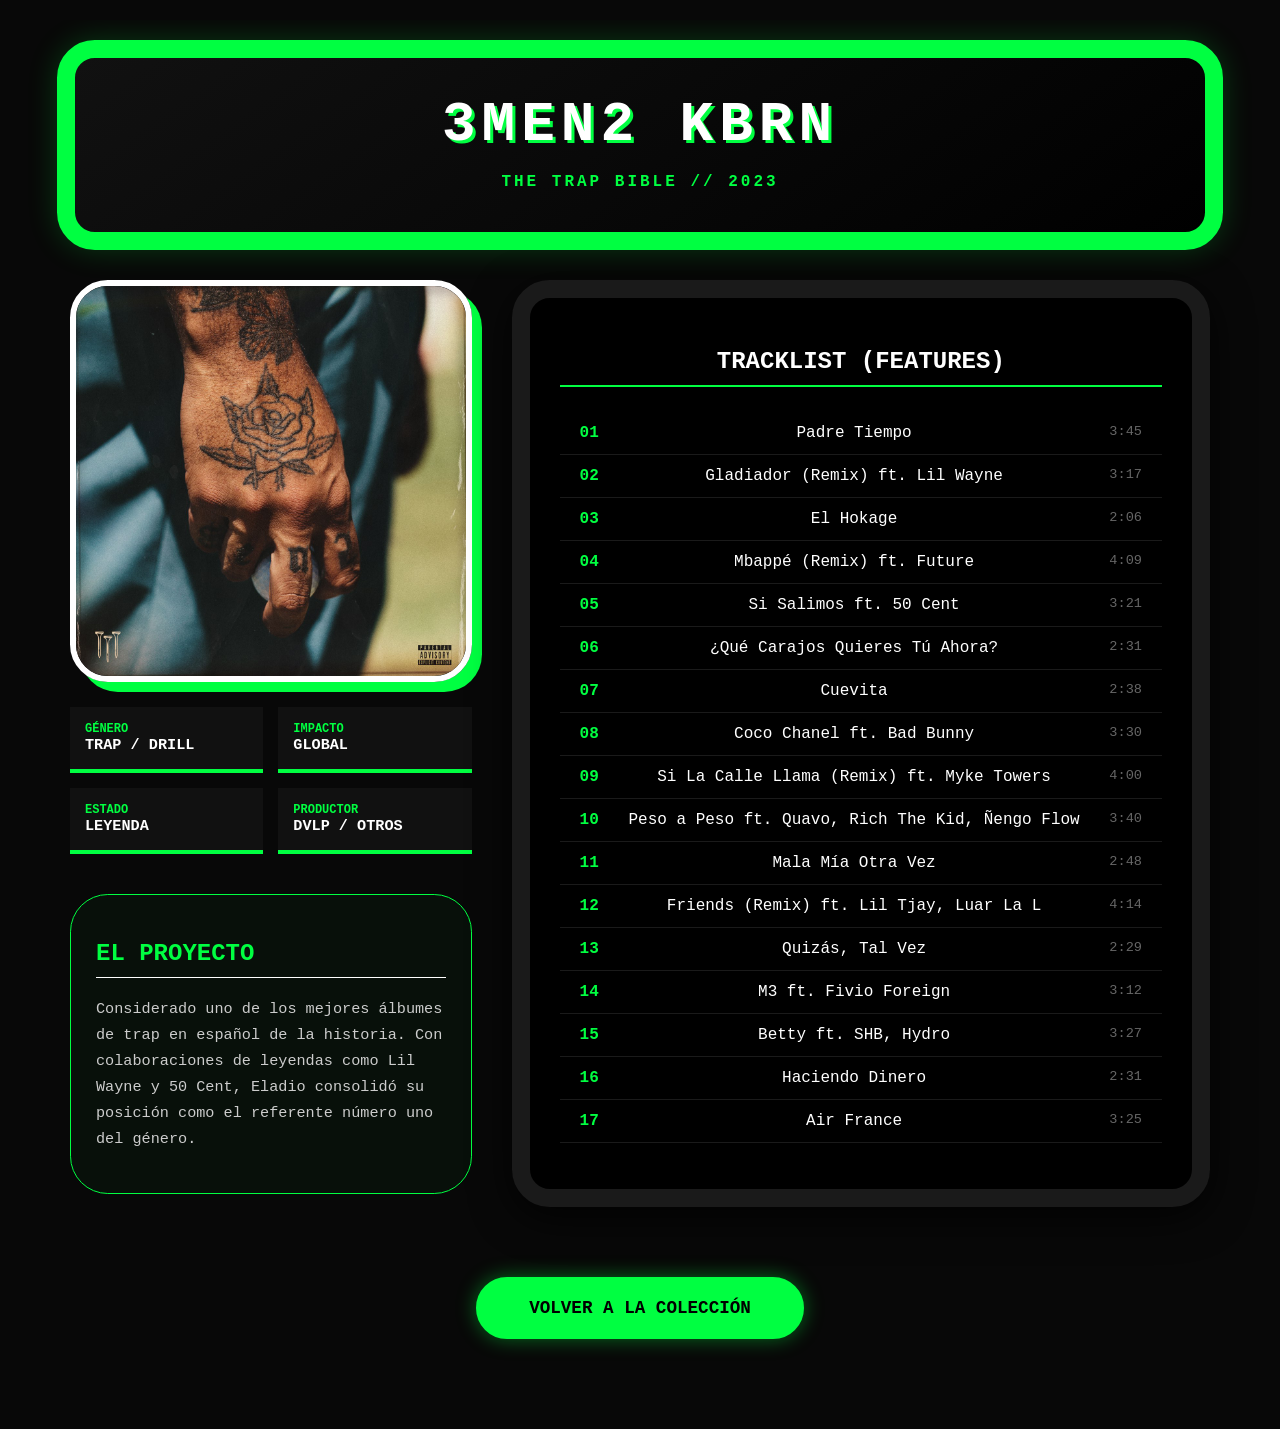
<file: html/3MEN2 KBRN.html>
<!DOCTYPE html>
<html lang="es">
<head>
    <meta charset="UTF-8">
    <meta name="viewport" content="width=device-width, initial-scale=1.0">
    <title>3MEN2 KBRN - Eladio Carrión | Info</title>
    <link rel="stylesheet" href="../css/3men2_kbrn.css">
</head>
<body>

    <header class="tribute-header">
        <h1>3MEN2 KBRN</h1>
        <p class="subtitle">THE TRAP BIBLE // 2023</p>
    </header>

    <main class="main-container">
        <section class="album-sidebar">
            <div class="image-frame">
                <img src="../img/3MEN2 KBRN.jpg" alt="Portada de 3MEN2 KBRN">
            </div>
            
            <div class="specs-grid">
                <div class="spec-card">
                    <span class="label">GÉNERO</span>
                    <span class="value">TRAP / DRILL</span>
                </div>
                <div class="spec-card">
                    <span class="label">IMPACTO</span>
                    <span class="value">GLOBAL</span>
                </div>
                <div class="spec-card">
                    <span class="label">ESTADO</span>
                    <span class="value">LEYENDA</span>
                </div>
                <div class="spec-card">
                    <span class="label">PRODUCTOR</span>
                    <span class="value">DVLP / OTROS</span>
                </div>
            </div>

            <div class="history-container">
                <h2>EL PROYECTO</h2>
                <p>
                    Considerado uno de los mejores álbumes de trap en español de la historia. Con colaboraciones de leyendas como Lil Wayne y 50 Cent, Eladio consolidó su posición como el referente número uno del género.
                </p>
            </div>
        </section>

        <section class="info-details">
            <div class="tracklist-container">
                <h2>TRACKLIST (FEATURES)</h2>
                <ul class="tracklist">
                    <li><span class="track-num">01</span> Padre Tiempo <span class="time">3:45</span></li>
                    <li><span class="track-num">02</span> Gladiador (Remix) ft. Lil Wayne <span class="time">3:17</span></li>
                    <li><span class="track-num">03</span> El Hokage <span class="time">2:06</span></li>
                    <li><span class="track-num">04</span> Mbappé (Remix) ft. Future <span class="time">4:09</span></li>
                    <li><span class="track-num">05</span> Si Salimos ft. 50 Cent <span class="time">3:21</span></li>
                    <li><span class="track-num">06</span> ¿Qué Carajos Quieres Tú Ahora? <span class="time">2:31</span></li>
                    <li><span class="track-num">07</span> Cuevita <span class="time">2:38</span></li>
                    <li><span class="track-num">08</span> Coco Chanel ft. Bad Bunny <span class="time">3:30</span></li>
                    <li><span class="track-num">09</span> Si La Calle Llama (Remix) ft. Myke Towers <span class="time">4:00</span></li>
                    <li><span class="track-num">10</span> Peso a Peso ft. Quavo, Rich The Kid, Ñengo Flow <span class="time">3:40</span></li>
                    <li><span class="track-num">11</span> Mala Mía Otra Vez <span class="time">2:48</span></li>
                    <li><span class="track-num">12</span> Friends (Remix) ft. Lil Tjay, Luar La L <span class="time">4:14</span></li>
                    <li><span class="track-num">13</span> Quizás, Tal Vez <span class="time">2:29</span></li>
                    <li><span class="track-num">14</span> M3 ft. Fivio Foreign <span class="time">3:12</span></li>
                    <li><span class="track-num">15</span> Betty ft. SHB, Hydro <span class="time">3:27</span></li>
                    <li><span class="track-num">16</span> Haciendo Dinero <span class="time">2:31</span></li>
                    <li><span class="track-num">17</span> Air France <span class="time">3:25</span></li>

                </ul>
            </div>
        </section>
    </main>

    <footer class="footer-nav">
        <a href="../html/3MEN2 KBRN.html" class="back-btn">VOLVER A LA COLECCIÓN</a>
    </footer>

    <script>
        const follower = document.getElementById('cursor-follower');
        let mouseX = 0, mouseY = 0; // Posición real del ratón
        let fX = 0, fY = 0; // Posición de la rosa (suavizada)

        // Actualizar posición real del ratón
        window.addEventListener('mousemove', (e) => {
            mouseX = e.clientX;
            mouseY = e.clientY;
        });

        // Función de animación (interpolación lineal)
        function moveRosa() {
            // La rosa se acerca a la posición del ratón un 8% (0.08) en cada frame.
            // Esto crea el efecto de retraso suave.
            fX += (mouseX - fX) * 0.08;
            fY += (mouseY - fY) * 0.08;

            // Aplicamos la posición. Centramos la imagen con translate(-50%, -50%)
            follower.style.transform = `translate(${fX}px, ${fY}px) translate(-50%, -50%)`;

            requestAnimationFrame(moveRosa); // Ejecutar en el próximo frame
        }
        const links = document.querySelectorAll('a, .spec-card, .tracklist li');

        links.forEach(link => {
            link.addEventListener('mouseenter', () => {
                follower.style.filter = `drop-shadow(0 0 20px #00ff41) scale(1.5)`;
                follower.style.transition = "transform 0.2s, filter 0.2s";
            });
            
            link.addEventListener('mouseleave', () => {
                follower.style.filter = `drop-shadow(0 0 8px #00ff41)`;
                follower.style.transform = `translate(${fX}px, ${fY}px) translate(-50%, -50%) scale(1)`;
                // Quitamos la transición para que no choque con el requestAnimationFrame
                setTimeout(() => follower.style.transition = "none", 200);
            });
        });
        // Añade esto al final de tu script existente
        window.addEventListener('mousedown', () => {
            follower.style.transform = `translate(${fX}px, ${fY}px) translate(-50%, -50%) scale(0.8)`;
            follower.style.filter = `drop-shadow(0 0 30px #00ff41) brightness(2)`;
        });

        window.addEventListener('mouseup', () => {
            follower.style.transform = `translate(${fX}px, ${fY}px) translate(-50%, -50%) scale(1)`;
            follower.style.filter = `drop-shadow(0 0 10px #00ff41) brightness(1.2)`;
        });
        // Iniciar la animación
        moveRosa();

    </script>

</body>
</html>
</file>
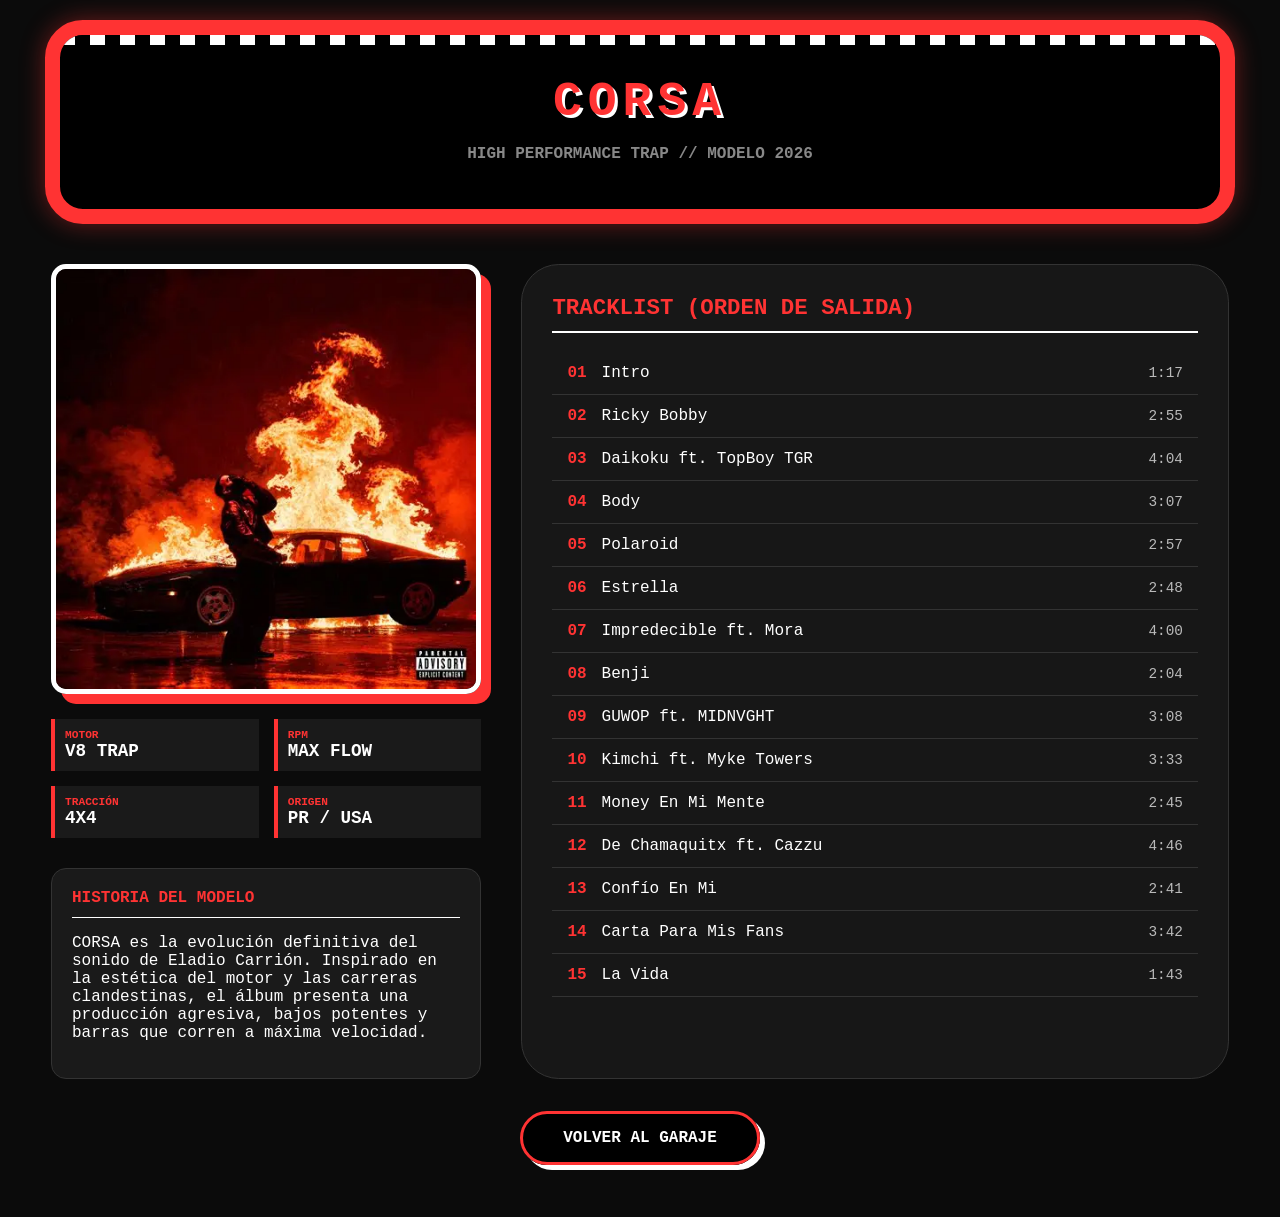
<file: html/Corsa.html>
<!DOCTYPE html>
<html lang="es">
<head>
    <meta charset="UTF-8">
    <meta name="viewport" content="width=device-width, initial-scale=1.0">
    <title>Corsa - Eladio Carrión | Info</title>
    <link rel="stylesheet" href="../css/corsa.css">
</head>
<body>


    <header class="racing-header">
        <div class="checker-top"></div>
        <h1>CORSA</h1>
        <p class="subtitle">HIGH PERFORMANCE TRAP // MODELO 2026</p>
    </header>

    <main class="main-container">
        <section class="album-preview">
            <div class="image-frame">
                <img src="../img/Corsa.png" alt="Portada de Corsa">
            </div>
            <div class="specs-grid">
                <div class="spec-card">
                    <span class="label">MOTOR</span>
                    <span class="value">V8 TRAP</span>
                </div>
                <div class="spec-card">
                    <span class="label">RPM</span>
                    <span class="value">MAX FLOW</span>
                </div>
                <div class="spec-card">
                    <span class="label">TRACCIÓN</span>
                    <span class="value">4X4</span>
                </div>
                <div class="spec-card">
                    <span class="label">ORIGEN</span>
                    <span class="value">PR / USA</span>
                </div>
            </div>
            <div class="history-container">
                <h2>HISTORIA DEL MODELO</h2>
                <p>
                    CORSA es la evolución definitiva del sonido de Eladio Carrión. Inspirado en la estética del motor y las carreras clandestinas, el álbum presenta una producción agresiva, bajos potentes y barras que corren a máxima velocidad.
                </p>
            </div>
        </section>

        <section class="info-details">
            <div class="tracklist-container">
                <h2>TRACKLIST (ORDEN DE SALIDA)</h2>
                <ul class="tracklist">
                    <li><span class="track-num">01</span> Intro <span class="time">1:17</span></li>
                    <li><span class="track-num">02</span> Ricky Bobby <span class="time">2:55</span></li>
                    <li><span class="track-num">03</span> Daikoku ft. TopBoy TGR <span class="time">4:04</span></li>
                    <li><span class="track-num">04</span> Body <span class="time">3:07</span></li>
                    <li><span class="track-num">05</span> Polaroid <span class="time">2:57</span></li>
                    <li><span class="track-num">06</span> Estrella <span class="time">2:48</span></li>
                    <li><span class="track-num">07</span> Impredecible ft. Mora <span class="time">4:00</span></li>
                    <li><span class="track-num">08</span> Benji <span class="time">2:04</span></li>
                    <li><span class="track-num">09</span> GUWOP ft. MIDNVGHT <span class="time">3:08</span></li>
                    <li><span class="track-num">10</span> Kimchi ft. Myke Towers <span class="time">3:33</span></li>
                    <li><span class="track-num">11</span> Money En Mi Mente <span class="time">2:45</span></li>
                    <li><span class="track-num">12</span> De Chamaquitx ft. Cazzu <span class="time">4:46</span></li>
                    <li><span class="track-num">13</span> Confío En Mi <span class="time">2:41</span></li>
                    <li><span class="track-num">14</span> Carta Para Mis Fans <span class="time">3:42</span></li>
                    <li><span class="track-num">15</span> La Vida <span class="time">1:43</span></li>
                </ul>
            </div>
        </section>
    </main>

    <footer class="footer-nav">
        <a href="../html/Albumes.html" class="back-btn">VOLVER AL GARAJE</a>
    </footer>

    <script>
        const car = document.getElementById('custom-cursor');
        let mouseX = 0;
        let mouseY = 0;
        let carX = 0;
        let carY = 0;

        const speed = 0.08; 

        window.addEventListener('mousemove', (e) => {
            mouseX = e.clientX;
            mouseY = e.clientY;
        });

        function animate() {
            carX += (mouseX - carX) * speed;
            carY += (mouseY - carY) * speed;

            // Sumamos 25px para que el coche persiga al cursor rojo desde una distancia prudente
            car.style.left = (carX + 25) + 'px';
            car.style.top = (carY + 25) + 'px';

            requestAnimationFrame(animate);
        }
        animate();
    </script>

</body>
</html>
</file>
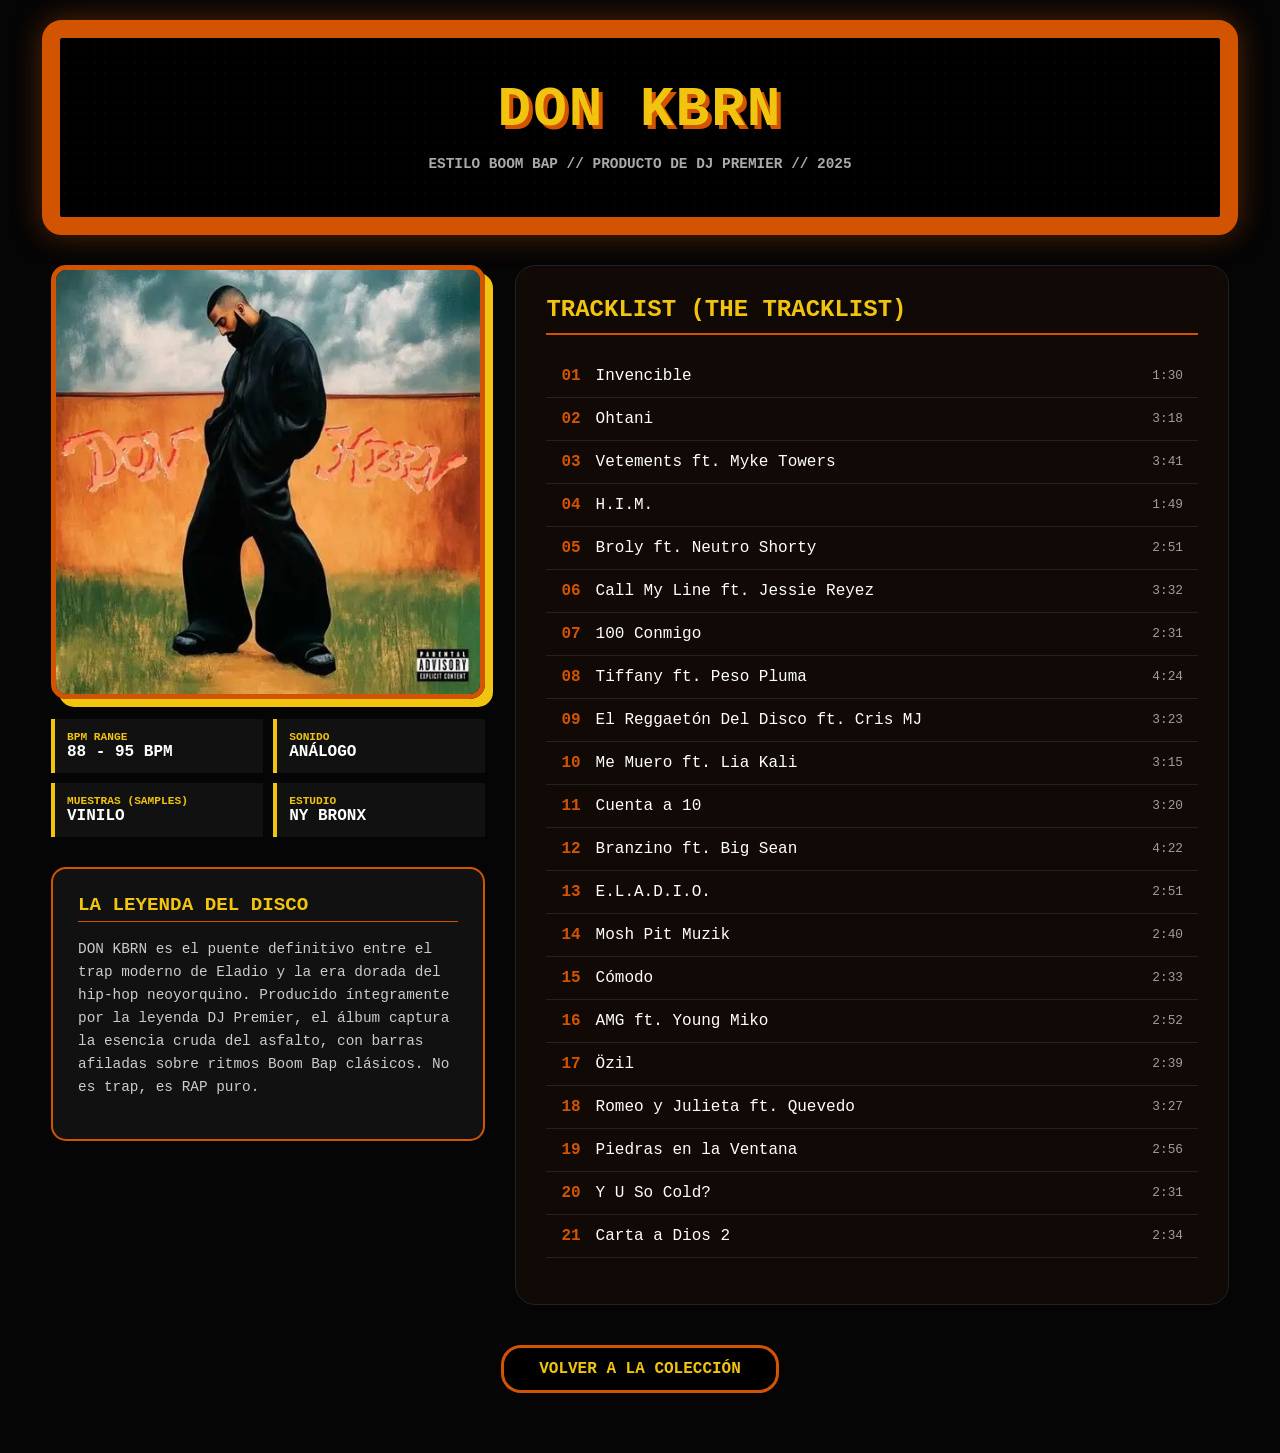
<file: html/don kbrn.html>
<!DOCTYPE html>
<html lang="es">
<head>
    <meta charset="UTF-8">
    <meta name="viewport" content="width=device-width, initial-scale=1.0">
    <title>DON KBRN - Eladio Carrión | Info</title>
    <link rel="stylesheet" href="../css/don_kbrn.css">
</head>
<body>


    <header class="street-header">
        <div class="spray-paint-overlay"></div>
        <h1>DON KBRN</h1>
        <p class="subtitle">ESTILO BOOM BAP // PRODUCTO DE DJ PREMIER // 2025</p>
    </header>

    <main class="main-container">
        <section class="album-sidebar">
            <div class="image-frame">
                <img src="../img/DON KBRN.jpg" alt="Portada de DON KBRN">
            </div>
            
            <div class="specs-grid">
                <div class="spec-card">
                    <span class="label">BPM RANGE</span>
                    <span class="value">88 - 95 BPM</span>
                </div>
                <div class="spec-card">
                    <span class="label">SONIDO</span>
                    <span class="value">ANÁLOGO</span>
                </div>
                <div class="spec-card">
                    <span class="label">MUESTRAS (SAMPLES)</span>
                    <span class="value">VINILO</span>
                </div>
                <div class="spec-card">
                    <span class="label">ESTUDIO</span>
                    <span class="value">NY BRONX</span>
                </div>
            </div>

            <div class="history-container">
                <h2>LA LEYENDA DEL DISCO</h2>
                <p>
                    DON KBRN es el puente definitivo entre el trap moderno de Eladio y la era dorada del hip-hop neoyorquino. Producido íntegramente por la leyenda DJ Premier, el álbum captura la esencia cruda del asfalto, con barras afiladas sobre ritmos Boom Bap clásicos. No es trap, es RAP puro.
                </p>
            </div>
        </section>

        <section class="info-details">
            <div class="tracklist-container">
                <h2>TRACKLIST (THE TRACKLIST)</h2>
                <ul class="tracklist">
                    <li><span class="track-num">01</span> Invencible <span class="time">1:30</span></li>
                    <li><span class="track-num">02</span> Ohtani <span class="time">3:18</span></li>
                    <li><span class="track-num">03</span> Vetements ft. Myke Towers <span class="time">3:41</span></li>
                    <li><span class="track-num">04</span> H.I.M. <span class="time">1:49</span></li>
                    <li><span class="track-num">05</span> Broly ft. Neutro Shorty <span class="time">2:51</span></li>
                    <li><span class="track-num">06</span> Call My Line ft. Jessie Reyez <span class="time">3:32</span></li>
                    <li><span class="track-num">07</span> 100 Conmigo <span class="time">2:31</span></li>
                    <li><span class="track-num">08</span> Tiffany ft. Peso Pluma <span class="time">4:24</span></li>
                    <li><span class="track-num">09</span> El Reggaetón Del Disco ft. Cris MJ <span class="time">3:23</span></li>
                    <li><span class="track-num">10</span> Me Muero ft. Lia Kali <span class="time">3:15</span></li>
                    <li><span class="track-num">11</span> Cuenta a 10 <span class="time">3:20</span></li>
                    <li><span class="track-num">12</span> Branzino ft. Big Sean <span class="time">4:22</span></li>
                    <li><span class="track-num">13</span> E.L.A.D.I.O. <span class="time">2:51</span></li>
                    <li><span class="track-num">14</span> Mosh Pit Muzik <span class="time">2:40</span></li>
                    <li><span class="track-num">15</span> Cómodo <span class="time">2:33</span></li>
                    <li><span class="track-num">16</span> AMG ft. Young Miko <span class="time">2:52</span></li>
                    <li><span class="track-num">17</span> Özil <span class="time">2:39</span></li>
                    <li><span class="track-num">18</span> Romeo y Julieta ft. Quevedo <span class="time">3:27</span></li>
                    <li><span class="track-num">19</span> Piedras en la Ventana <span class="time">2:56</span></li>
                    <li><span class="track-num">20</span> Y U So Cold? <span class="time">2:31</span></li>   
                    <li><span class="track-num">21</span> Carta a Dios 2 <span class="time">2:34</span></li>                 
                </ul>
            </div>
        </section>
    </main>

    <footer class="footer-nav">
        <a href="../html/Albumes.html" class="back-btn">VOLVER A LA COLECCIÓN</a>
    </footer>

    <script>
        const follower = document.getElementById('cursor-follower');
        
        // Variables para la posición del ratón y de la imagen
        let mouseX = 0;
        let mouseY = 0;
        let followerX = 0;
        let followerY = 0;

        // Velocidad de seguimiento (menor número = más suave/lento)
        const speed = 0.06; 

        // Escuchamos el movimiento del ratón
        window.addEventListener('mousemove', (e) => {
            mouseX = e.clientX;
            mouseY = e.clientY;
        });

        // Función de animación constante
        function animate() {
            // Interpolación lineal (Lerp) para suavizar el movimiento
            followerX += (mouseX - followerX) * speed;
            followerY += (mouseY - followerY) * speed;

            // Aplicamos la posición a la imagen
            // He quitado el transform: translate(-50%, -50%) del CSS para manejar el centrado aquí
            // Esto evita conflictos con otras animaciones y da más control.
            follower.style.left = followerX + 'px';
            follower.style.top = followerY + 'px';

            requestAnimationFrame(animate);
        }

        // Arrancamos la animación
        animate();
    </script>

</body>
</html>
</file>
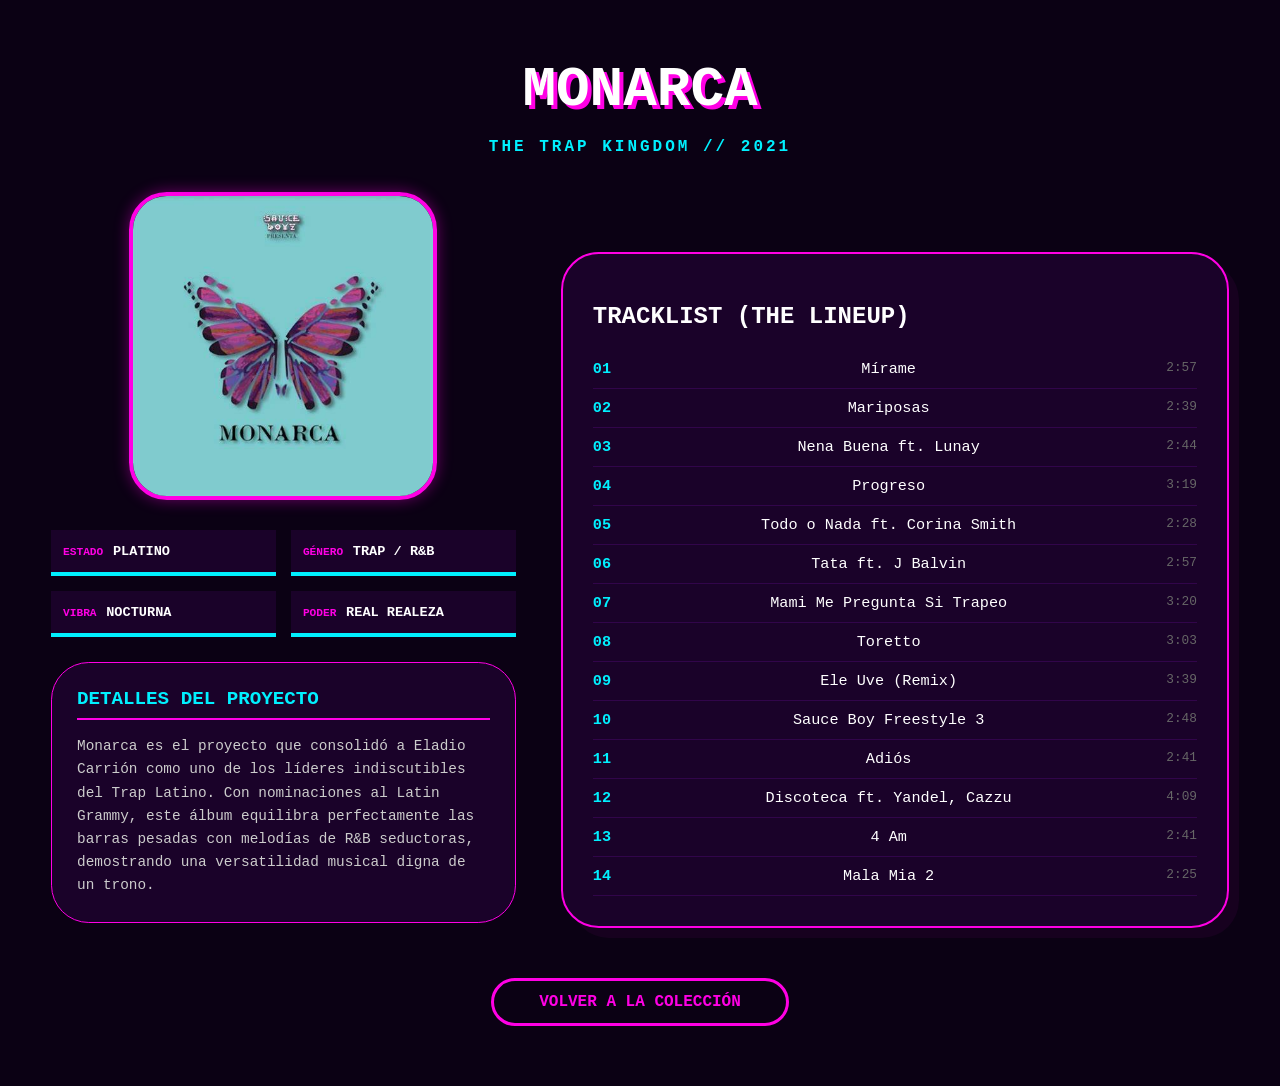
<file: html/monarca.html>
<!DOCTYPE html>
<html lang="es">
<head>
    <meta charset="UTF-8">
    <meta name="viewport" content="width=device-width, initial-scale=1.0">
    <title>Monarca - Eladio Carrión | Info</title>
    <link rel="stylesheet" href="../css/monarca.css">
</head>
<body>

    <header class="tribute-header">
        <h1>MONARCA</h1>
        <p class="subtitle">THE TRAP KINGDOM // 2021</p>
    </header>

    <main class="main-container">
        <div class="top-content">
            <section class="album-sidebar">
                <div class="image-frame">
                    <img src="../img/monarca.jpg" alt="Portada de Monarca">
                </div>
                
                <div class="specs-grid">
                    <div class="spec-card">
                        <span class="label">ESTADO</span>
                        <span class="value">PLATINO</span>
                    </div>
                    <div class="spec-card">
                        <span class="label">GÉNERO</span>
                        <span class="value">TRAP / R&B</span>
                    </div>
                    <div class="spec-card">
                        <span class="label">VIBRA</span>
                        <span class="value">NOCTURNA</span>
                    </div>
                    <div class="spec-card">
                        <span class="label">PODER</span>
                        <span class="value">REAL REALEZA</span>
                    </div>
                </div>

                <div class="history-container">
                    <h2>DETALLES DEL PROYECTO</h2>
                    <p>
                        Monarca es el proyecto que consolidó a Eladio Carrión como uno de los líderes indiscutibles del Trap Latino. Con nominaciones al Latin Grammy, este álbum equilibra perfectamente las barras pesadas con melodías de R&B seductoras, demostrando una versatilidad musical digna de un trono.
                    </p>
                </div>
            </section>

            <section class="info-details">
                <div class="tracklist-container">
                    <h2>TRACKLIST (THE LINEUP)</h2>
                    <ul class="tracklist">
                        <li><span class="track-num">01</span> Mírame <span class="time">2:57</span></li>
                        <li><span class="track-num">02</span> Mariposas <span class="time">2:39</span></li>
                        <li><span class="track-num">03</span> Nena Buena ft. Lunay <span class="time">2:44</span></li>
                        <li><span class="track-num">04</span> Progreso <span class="time">3:19</span></li>
                        <li><span class="track-num">05</span> Todo o Nada ft. Corina Smith <span class="time">2:28</span></li>
                        <li><span class="track-num">06</span> Tata ft. J Balvin <span class="time">2:57</span></li>
                        <li><span class="track-num">07</span> Mami Me Pregunta Si Trapeo <span class="time">3:20</span></li>
                        <li><span class="track-num">08</span> Toretto <span class="time">3:03</span></li>
                        <li><span class="track-num">09</span> Ele Uve (Remix) <span class="time">3:39</span></li>
                        <li><span class="track-num">10</span> Sauce Boy Freestyle 3 <span class="time">2:48</span></li>
                        <li><span class="track-num">11</span> Adiós <span class="time">2:41</span></li>
                        <li><span class="track-num">12</span> Discoteca ft. Yandel, Cazzu <span class="time">4:09</span></li>
                        <li><span class="track-num">13</span> 4 Am <span class="time">2:41</span></li>
                        <li><span class="track-num">14</span> Mala Mia 2 <span class="time">2:25</span></li>
                    </ul>
                </div>
            </section>
        </div>
    </main>

    <footer class="footer-nav">
        <a href="../html/Albumes.html" class="back-btn">VOLVER A LA COLECCIÓN</a>
    </footer>

</body>
</html>
</file>
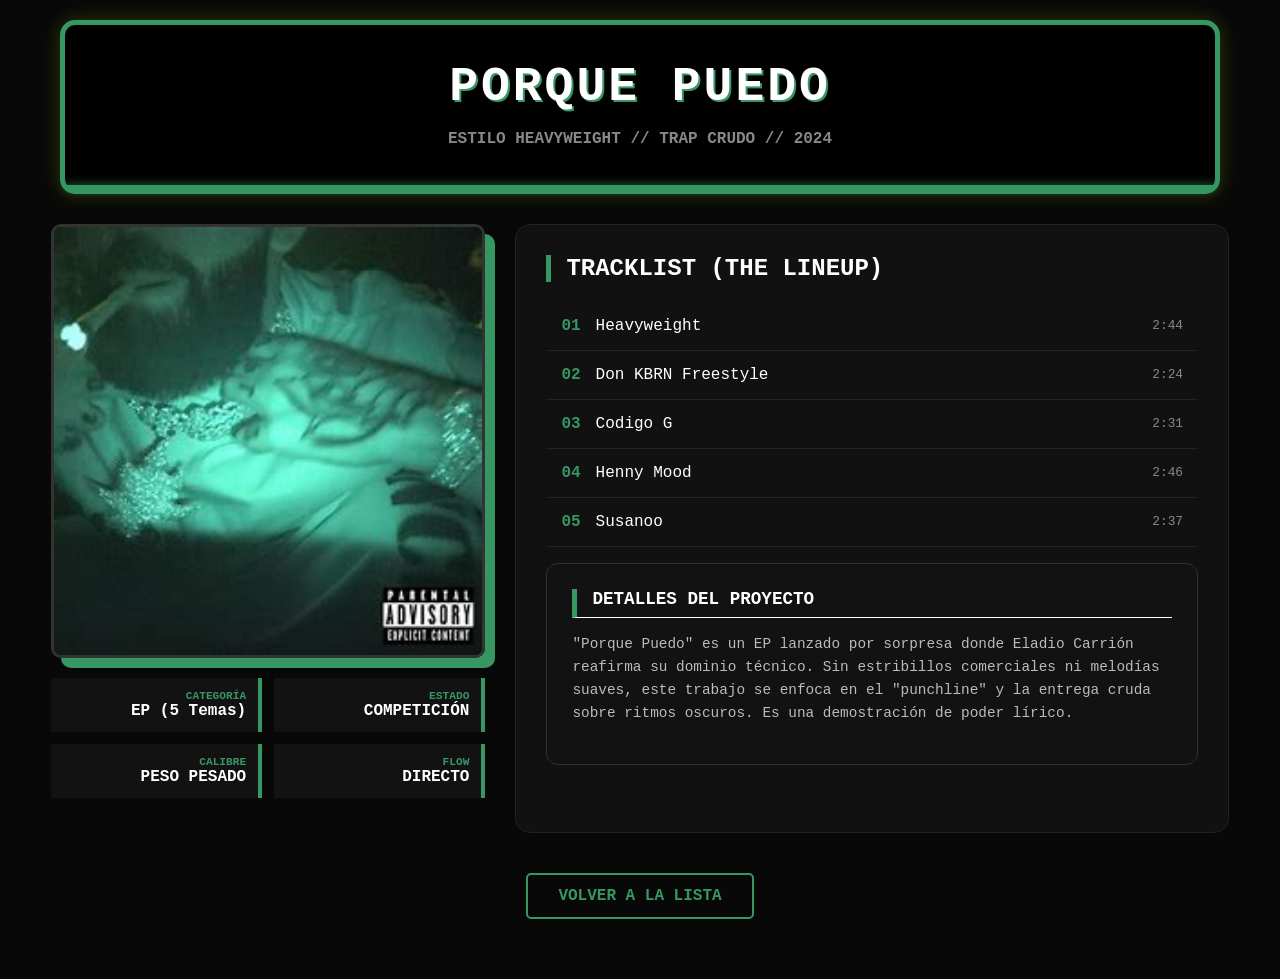
<file: html/porque puedo.html>
<!DOCTYPE html>
<html lang="es">
<head>
    <meta charset="UTF-8">
    <meta name="viewport" content="width=device-width, initial-scale=1.0">
    <title>Porque Puedo - Eladio Carrión | Info</title>
    <link rel="stylesheet" href="../css/porque_puedo.css">
</head>
<body>
    <header class="heavy-header">
        <div class="glow-line"></div>
        <h1>PORQUE PUEDO</h1>
        <p class="subtitle">ESTILO HEAVYWEIGHT // TRAP CRUDO // 2024</p>
    </header>

    <main class="main-container">
        <section class="album-sidebar">
            <div class="image-frame">
                <img src="../img/Porque puedo.jpeg" alt="Portada de Porque Puedo">
            </div>
            
            <div class="specs-grid">
                <div class="spec-card">
                    <span class="label">CATEGORÍA</span>
                    <span class="value">EP (5 Temas)</span>
                </div>
                <div class="spec-card">
                    <span class="label">ESTADO</span>
                    <span class="value">COMPETICIÓN</span>
                </div>
                <div class="spec-card">
                    <span class="label">CALIBRE</span>
                    <span class="value">PESO PESADO</span>
                </div>
                <div class="spec-card">
                    <span class="label">FLOW</span>
                    <span class="value">DIRECTO</span>
                </div>
            </div>
        </section>

        <section class="info-details">
            <div class="tracklist-container">
                <h2>TRACKLIST (THE LINEUP)</h2>
                <ul class="tracklist">
                    <li><span class="track-num">01</span> Heavyweight <span class="time">2:44</span></li>
                    <li><span class="track-num">02</span> Don KBRN Freestyle <span class="time">2:24</span></li>
                    <li><span class="track-num">03</span> Codigo G <span class="time">2:31</span></li>
                    <li><span class="track-num">04</span> Henny Mood <span class="time">2:46</span></li>
                    <li><span class="track-num">05</span> Susanoo <span class="time">2:37</span></li>
                </ul>
            </div>
            <div class="history-container">
                <h2>DETALLES DEL PROYECTO</h2>
                <p>
                    "Porque Puedo" es un EP lanzado por sorpresa donde Eladio Carrión reafirma su dominio técnico. Sin estribillos comerciales ni melodías suaves, este trabajo se enfoca en el "punchline" y la entrega cruda sobre ritmos oscuros. Es una demostración de poder lírico.
                </p>
            </div>
        </section>
    </main>

    <footer class="footer-nav">
        <a href="../html/Albumes.html" class="back-btn">VOLVER A LA LISTA</a>
    </footer>
    <script>
        const follower = document.getElementById('cursor-follower');
        let mouseX = 0, mouseY = 0, followerX = 0, followerY = 0;
        const speed = 0.08; 

        window.addEventListener('mousemove', (e) => {
            mouseX = e.clientX;
            mouseY = e.clientY;
        });

        function animate() {
            followerX += (mouseX - followerX) * speed;
            followerY += (mouseY - followerY) * speed;

            // Desplazamiento de +20px para no tapar el cursor verde
            follower.style.left = (followerX + 20) + 'px';
            follower.style.top = (followerY + 20) + 'px';

            requestAnimationFrame(animate);
        }
        animate();
    </script>

</body>
</html>
</file>
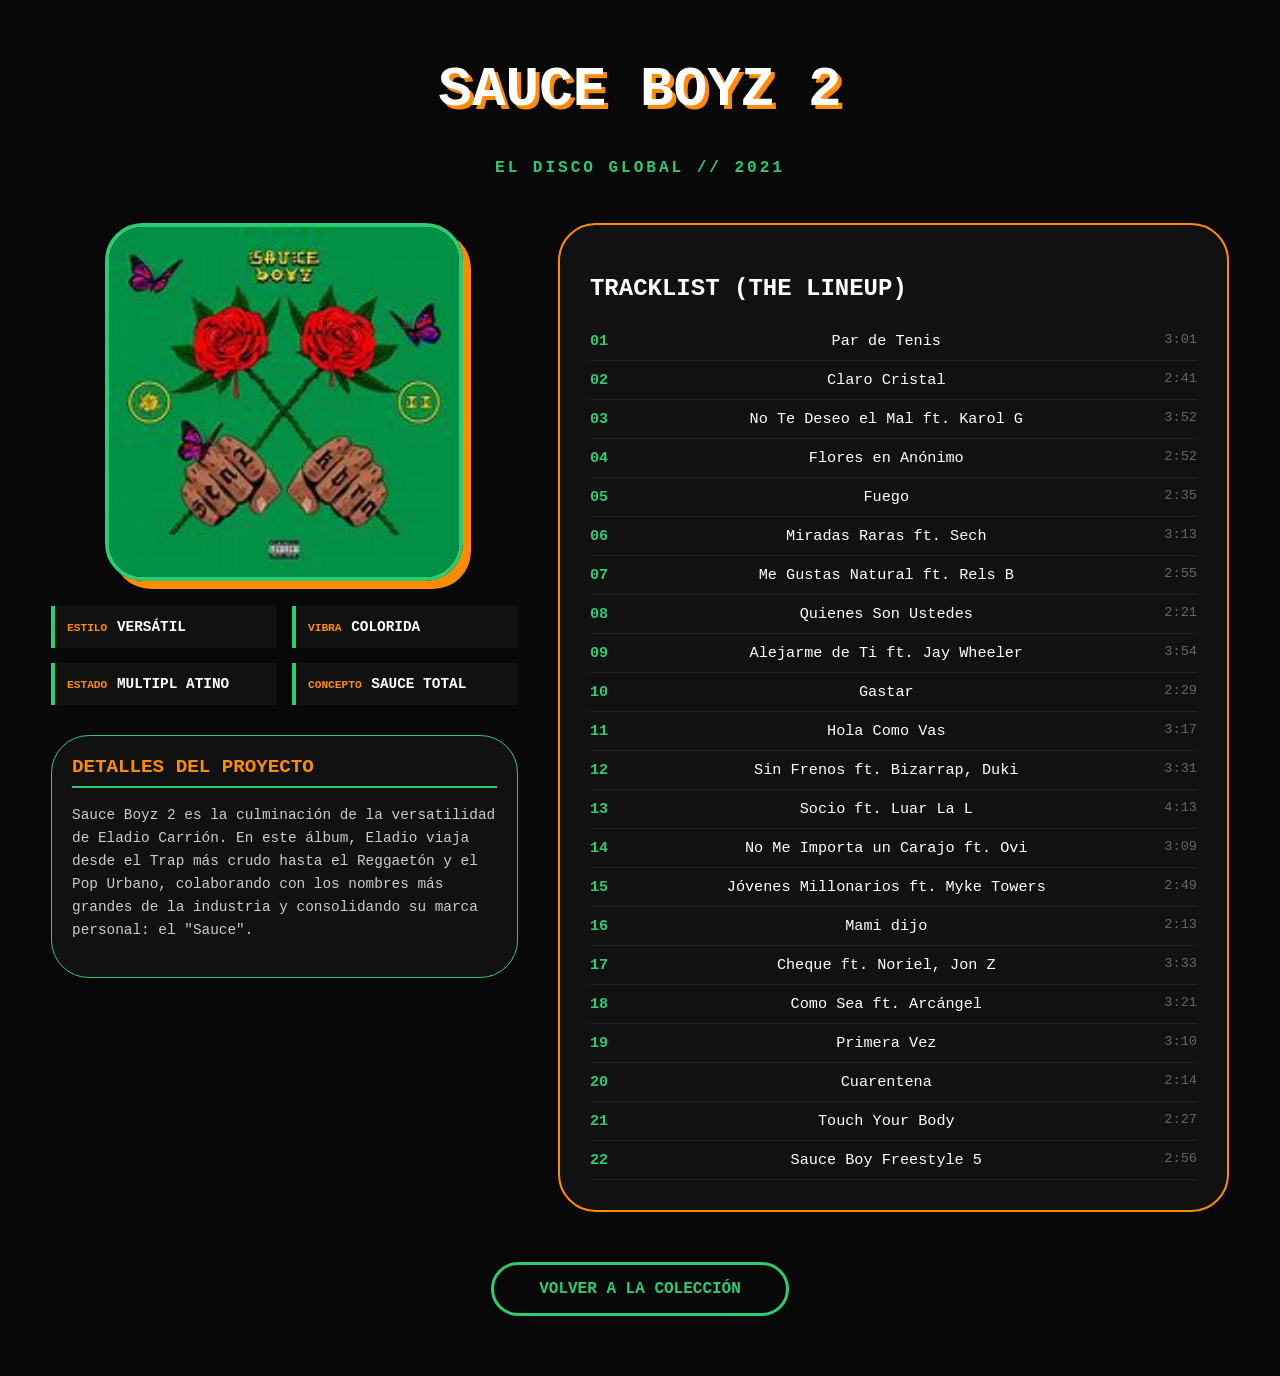
<file: html/sauce boyz 2.html>
<!DOCTYPE html>
<html lang="es">
<head>
    <meta charset="UTF-8">
    <meta name="viewport" content="width=device-width, initial-scale=1.0">
    <title>Sauce Boyz 2 - Eladio Carrión | Info</title>
    <link rel="stylesheet" href="../css/sauce_boyz_2.css">
</head>
<body>

    <header class="tribute-header">
        <h1>SAUCE BOYZ 2</h1>
        <p class="subtitle">EL DISCO GLOBAL // 2021</p>
    </header>

    <main class="main-container">
        <div class="top-content">
            <section class="album-sidebar">
                <div class="image-frame">
                    <img src="../img/Sauce Boyz 2.jpg" alt="Portada de Sauce Boyz 2">
                </div>
                
                <div class="specs-grid">
                    <div class="spec-card">
                        <span class="label">ESTILO</span>
                        <span class="value">VERSÁTIL</span>
                    </div>
                    <div class="spec-card">
                        <span class="label">VIBRA</span>
                        <span class="value">COLORIDA</span>
                    </div>
                    <div class="spec-card">
                        <span class="label">ESTADO</span>
                        <span class="value">MULTIPL ATINO</span>
                    </div>
                    <div class="spec-card">
                        <span class="label">CONCEPTO</span>
                        <span class="value">SAUCE TOTAL</span>
                    </div>
                </div>

                <div class="history-container">
                    <h2>DETALLES DEL PROYECTO</h2>
                    <p>
                        Sauce Boyz 2 es la culminación de la versatilidad de Eladio Carrión. En este álbum, Eladio viaja desde el Trap más crudo hasta el Reggaetón y el Pop Urbano, colaborando con los nombres más grandes de la industria y consolidando su marca personal: el "Sauce".
                    </p>
                </div>
            </section>

            <section class="info-details">
                <div class="tracklist-container">
                    <h2>TRACKLIST (THE LINEUP)</h2>
                    <ul class="tracklist">
                        <li><span class="track-num">01</span> Par de Tenis <span class="time">3:01</span></li>
                        <li><span class="track-num">02</span> Claro Cristal <span class="time">2:41</span></li>
                        <li><span class="track-num">03</span> No Te Deseo el Mal ft. Karol G <span class="time">3:52</span></li>
                        <li><span class="track-num">04</span> Flores en Anónimo <span class="time">2:52</span></li>
                        <li><span class="track-num">05</span> Fuego <span class="time">2:35</span></li>
                        <li><span class="track-num">06</span> Miradas Raras ft. Sech <span class="time">3:13</span></li>
                        <li><span class="track-num">07</span> Me Gustas Natural ft. Rels B <span class="time">2:55</span></li>
                        <li><span class="track-num">08</span> Quienes Son Ustedes <span class="time">2:21</span></li>
                        <li><span class="track-num">09</span> Alejarme de Ti ft. Jay Wheeler <span class="time">3:54</span></li>
                        <li><span class="track-num">10</span> Gastar <span class="time">2:29</span></li>
                        <li><span class="track-num">11</span> Hola Como Vas <span class="time">3:17</span></li>
                        <li><span class="track-num">12</span> Sin Frenos ft. Bizarrap, Duki <span class="time">3:31</span></li>
                        <li><span class="track-num">13</span> Socio ft. Luar La L <span class="time">4:13</span></li>
                        <li><span class="track-num">14</span> No Me Importa un Carajo ft. Ovi <span class="time">3:09</span></li>
                        <li><span class="track-num">15</span> Jóvenes Millonarios ft. Myke Towers <span class="time">2:49</span></li>
                        <li><span class="track-num">16</span> Mami dijo <span class="time">2:13</span></li>
                        <li><span class="track-num">17</span> Cheque ft. Noriel, Jon Z <span class="time">3:33</span></li>
                        <li><span class="track-num">18</span> Como Sea ft. Arcángel <span class="time">3:21</span></li>
                        <li><span class="track-num">19</span> Primera Vez <span class="time">3:10</span></li>
                        <li><span class="track-num">20</span> Cuarentena <span class="time">2:14</span></li>
                        <li><span class="track-num">21</span> Touch Your Body <span class="time">2:27</span></li>
                        <li><span class="track-num">22</span> Sauce Boy Freestyle 5 <span class="time">2:56</span></li>
                    </ul>
                </div>
            </section>
        </div>
    </main>

    <footer class="footer-nav">
        <a href="../html/sauce boyz 2.html" class="back-btn">VOLVER A LA COLECCIÓN</a>
    </footer>

</body>
</html>
</file>
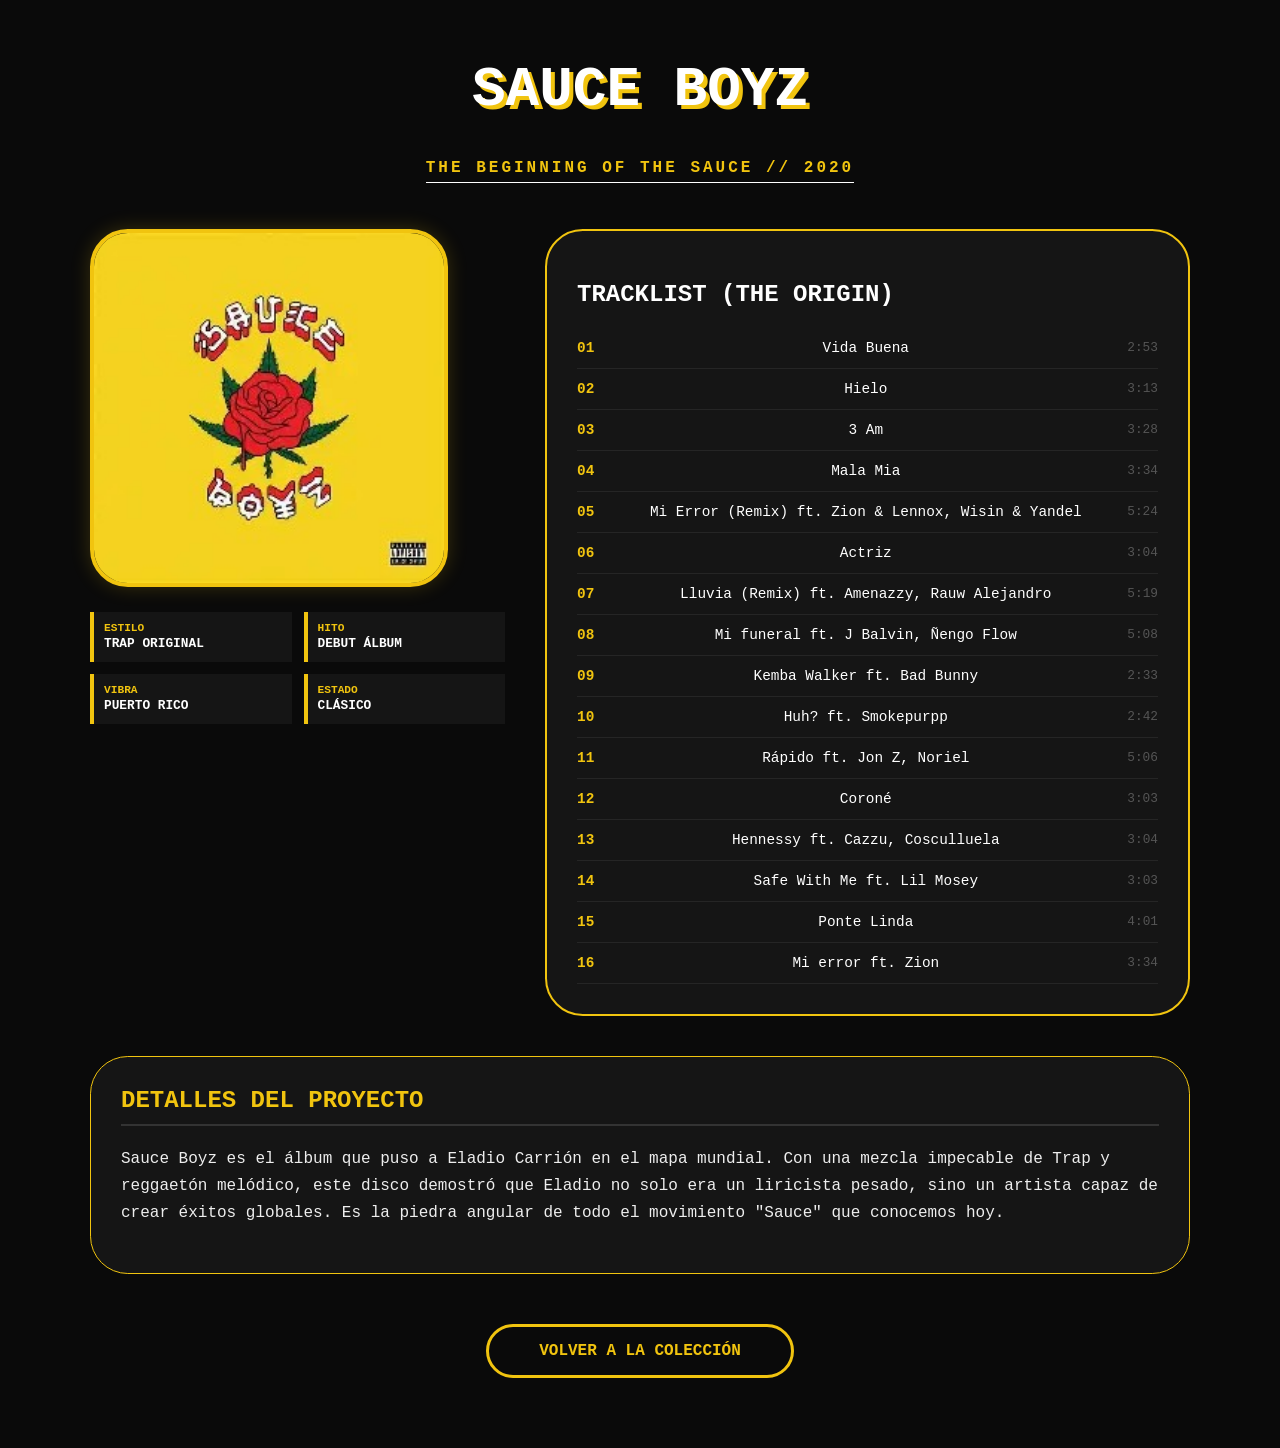
<file: html/Sauce boyz.html>
<!DOCTYPE html>
<html lang="es">
<head>
    <meta charset="UTF-8">
    <meta name="viewport" content="width=device-width, initial-scale=1.0">
    <title>Sauce Boyz - Eladio Carrión | Info</title>
    <link rel="stylesheet" href="../css/sauce_boyz.css">
</head>
<body>

    <header class="tribute-header">
        <h1>SAUCE BOYZ</h1>
        <p class="subtitle">THE BEGINNING OF THE SAUCE // 2020</p>
    </header>

    <main class="main-container">
        <div class="top-content">
            <section class="album-sidebar">
                <div class="image-frame">
                    <img src="../img/Sauce Boyz.jpg" alt="Portada de Sauce Boyz">
                </div>
                
                <div class="specs-grid">
                    <div class="spec-card">
                        <span class="label">ESTILO</span>
                        <span class="value">TRAP ORIGINAL</span>
                    </div>
                    <div class="spec-card">
                        <span class="label">HITO</span>
                        <span class="value">DEBUT ÁLBUM</span>
                    </div>
                    <div class="spec-card">
                        <span class="label">VIBRA</span>
                        <span class="value">PUERTO RICO</span>
                    </div>
                    <div class="spec-card">
                        <span class="label">ESTADO</span>
                        <span class="value">CLÁSICO</span>
                    </div>
                </div>
            </section>

            <section class="info-details">
                <div class="tracklist-container">
                    <h2>TRACKLIST (THE ORIGIN)</h2>
                    <ul class="tracklist">
                        <li><span class="track-num">01</span> Vida Buena <span class="time">2:53</span></li>
                        <li><span class="track-num">02</span> Hielo <span class="time">3:13</span></li>
                        <li><span class="track-num">03</span> 3 Am <span class="time">3:28</span></li>
                        <li><span class="track-num">04</span> Mala Mia <span class="time">3:34</span></li>
                        <li><span class="track-num">05</span> Mi Error (Remix) ft. Zion & Lennox, Wisin & Yandel <span class="time">5:24</span></li>
                        <li><span class="track-num">06</span> Actriz <span class="time">3:04</span></li>
                        <li><span class="track-num">07</span> Lluvia (Remix) ft. Amenazzy, Rauw Alejandro <span class="time">5:19</span></li>
                        <li><span class="track-num">08</span> Mi funeral ft. J Balvin, Ñengo Flow <span class="time">5:08</span></li>
                        <li><span class="track-num">09</span> Kemba Walker ft. Bad Bunny <span class="time">2:33</span></li>
                        <li><span class="track-num">10</span> Huh? ft. Smokepurpp <span class="time">2:42</span></li>
                        <li><span class="track-num">11</span> Rápido ft. Jon Z, Noriel <span class="time">5:06</span></li>
                        <li><span class="track-num">12</span> Coroné <span class="time">3:03</span></li>
                        <li><span class="track-num">13</span> Hennessy ft. Cazzu, Cosculluela <span class="time">3:04</span></li>
                        <li><span class="track-num">14</span> Safe With Me ft. Lil Mosey <span class="time">3:03</span></li>
                        <li><span class="track-num">15</span> Ponte Linda <span class="time">4:01</span></li>
                        <li><span class="track-num">16</span> Mi error ft. Zion <span class="time">3:34</span></li>
                    </ul>
                </div>
            </section>
        </div>

        <div class="history-container">
            <h2>DETALLES DEL PROYECTO</h2>
            <p>
                Sauce Boyz es el álbum que puso a Eladio Carrión en el mapa mundial. Con una mezcla impecable de Trap y reggaetón melódico, este disco demostró que Eladio no solo era un liricista pesado, sino un artista capaz de crear éxitos globales. Es la piedra angular de todo el movimiento "Sauce" que conocemos hoy.
            </p>
        </div>
    </main>

    <footer class="footer-nav">
        <a href="../html/Albumes.html" class="back-btn">VOLVER A LA COLECCIÓN</a>
    </footer>

</body>
</html>
</file>
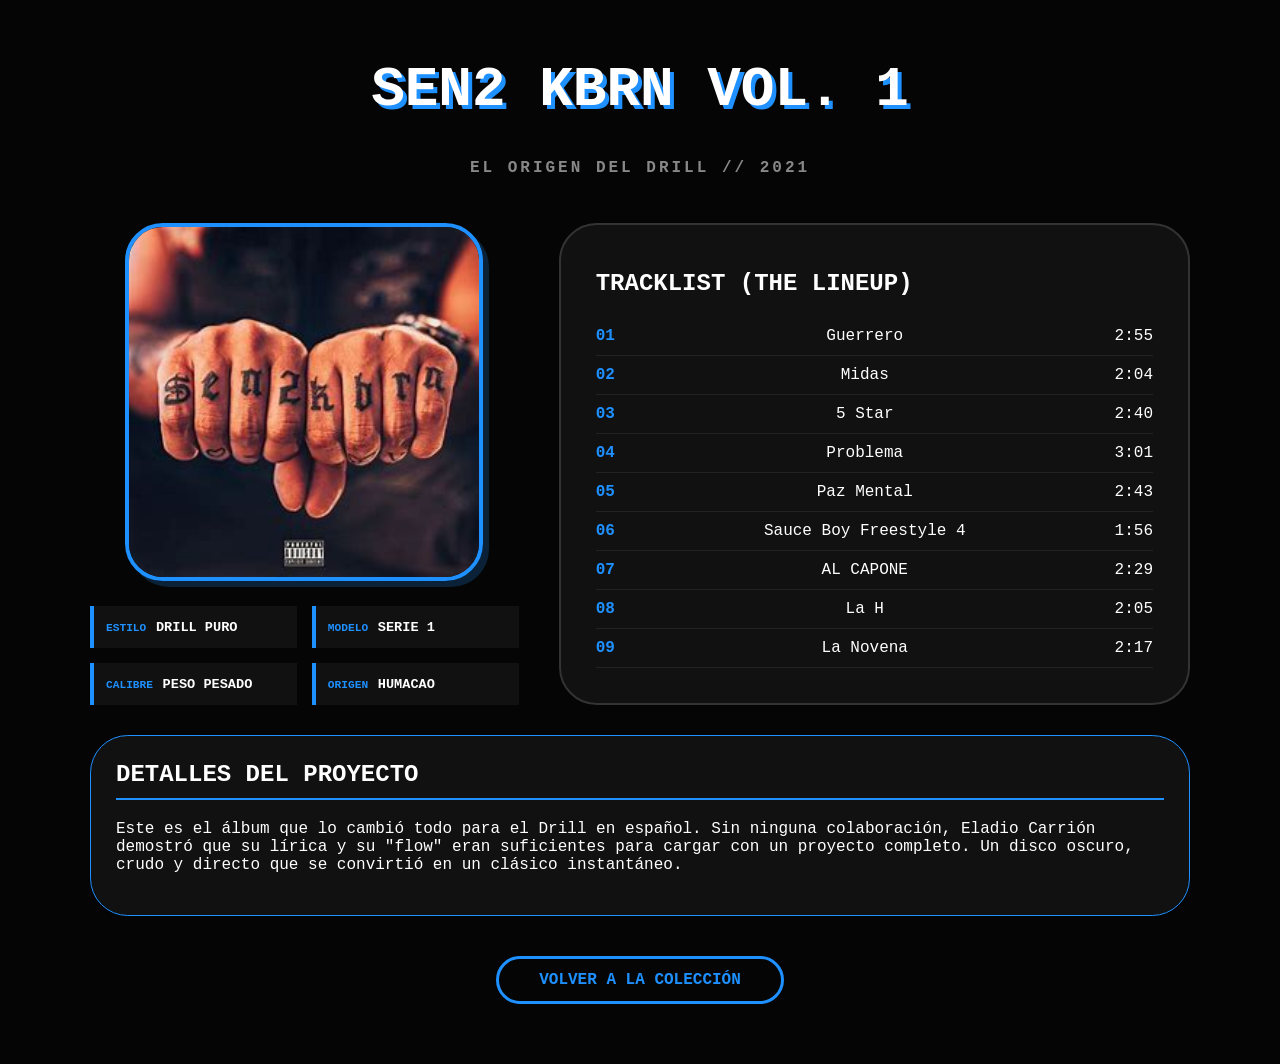
<file: html/SEN2 KBRN VOL.1.html>
<!DOCTYPE html>
<html lang="es">
<head>
    <meta charset="UTF-8">
    <meta name="viewport" content="width=device-width, initial-scale=1.0">
    <title>Sen2 Kbrn Vol. 1 - Eladio Carrión | Info</title>
    <link rel="stylesheet" href="../css/sen2_kbrn_vol1.css">
</head>
<body>

    <header class="tribute-header">
        <h1>SEN2 KBRN VOL. 1</h1>
        <p class="subtitle">EL ORIGEN DEL DRILL // 2021</p>
    </header>

    <main class="main-container">
        <div class="top-content">
            <section class="album-sidebar">
                <div class="image-frame">
                    <img src="../img/SEN2 KBRN VOL.1.jpeg" alt="Portada de Sen2 Kbrn Vol. 1">
                </div>
                
                <div class="specs-grid">
                    <div class="spec-card">
                        <span class="label">ESTILO</span>
                        <span class="value">DRILL PURO</span>
                    </div>
                    <div class="spec-card">
                        <span class="label">MODELO</span>
                        <span class="value">SERIE 1</span>
                    </div>
                    <div class="spec-card">
                        <span class="label">CALIBRE</span>
                        <span class="value">PESO PESADO</span>
                    </div>
                    <div class="spec-card">
                        <span class="label">ORIGEN</span>
                        <span class="value">HUMACAO</span>
                    </div>
                </div>
            </section>

            <section class="info-details">
                <div class="tracklist-container">
                    <h2>TRACKLIST (THE LINEUP)</h2>
                    <ul class="tracklist">
                        <li><span class="track-num">01</span> Guerrero <span class="time">2:55</span></li>
                        <li><span class="track-num">02</span> Midas <span class="time">2:04</span></li>
                        <li><span class="track-num">03</span> 5 Star <span class="time">2:40</span></li>
                        <li><span class="track-num">04</span> Problema <span class="time">3:01</span></li>
                        <li><span class="track-num">05</span> Paz Mental <span class="time">2:43</span></li>
                        <li><span class="track-num">06</span> Sauce Boy Freestyle 4 <span class="time">1:56</span></li>
                        <li><span class="track-num">07</span> AL CAPONE <span class="time">2:29</span></li>
                        <li><span class="track-num">08</span> La H <span class="time">2:05</span></li>
                        <li><span class="track-num">09</span> La Novena <span class="time">2:17</span></li>
                    </ul>
                </div>
            </section>
        </div>

        <div class="history-container">
            <h2>DETALLES DEL PROYECTO</h2>
            <p>
                Este es el álbum que lo cambió todo para el Drill en español. Sin ninguna colaboración, Eladio Carrión demostró que su lírica y su "flow" eran suficientes para cargar con un proyecto completo. Un disco oscuro, crudo y directo que se convirtió en un clásico instantáneo.
            </p>
        </div>
    </main>

    <footer class="footer-nav">
        <a href="../html/Albumes.html" class="back-btn">VOLVER A LA COLECCIÓN</a>
    </footer>

</body>
</html>
</file>
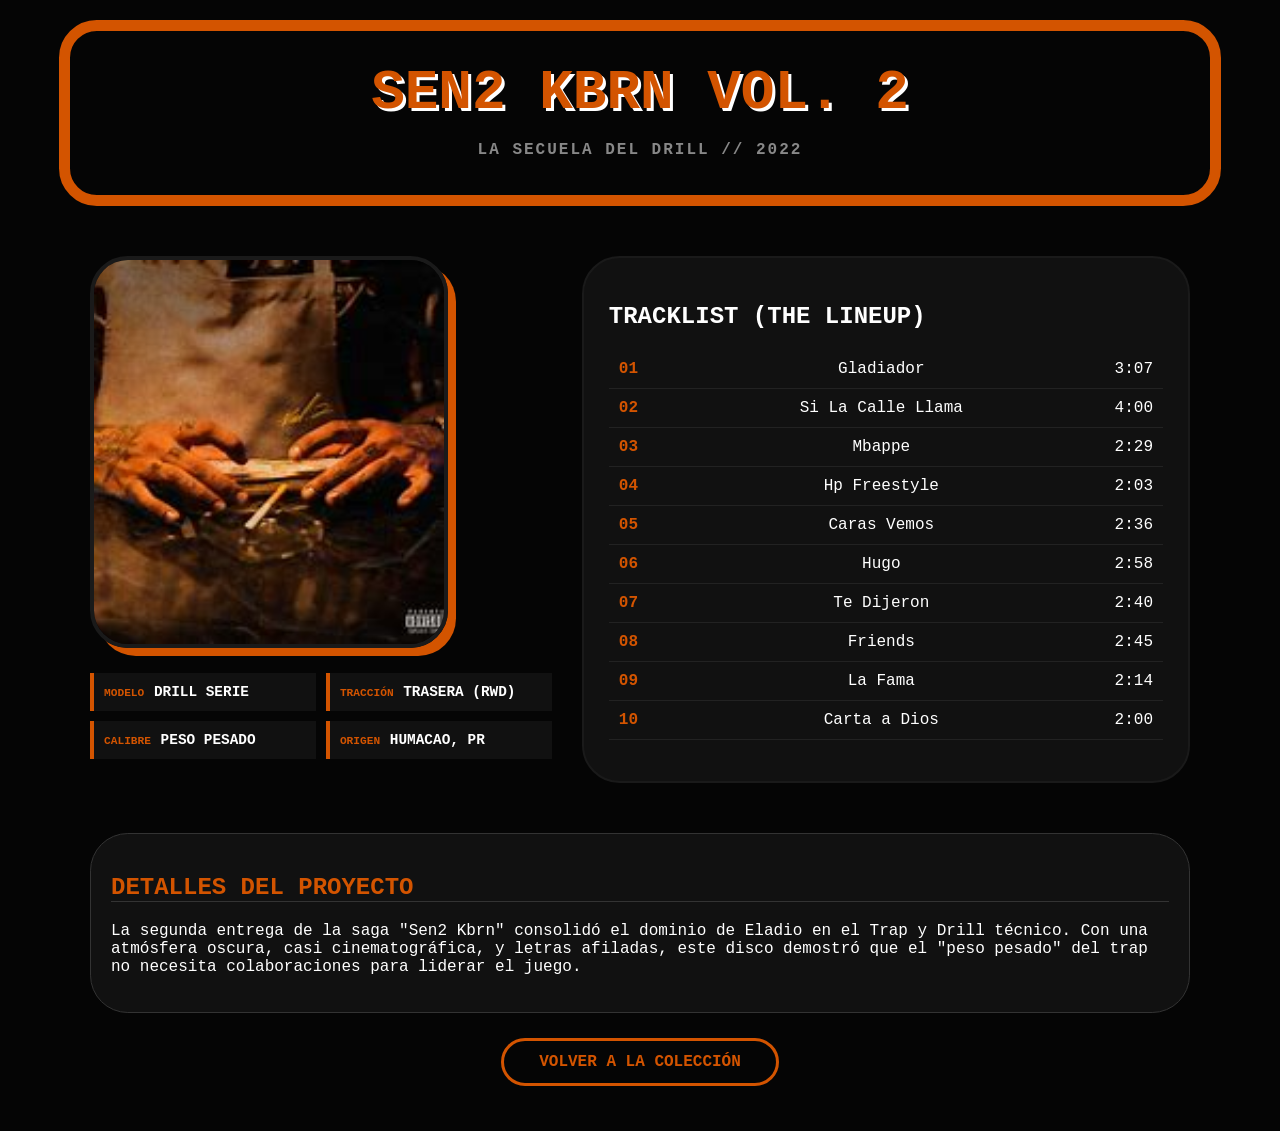
<file: html/SEN2 KBRN VOL.2.html>
<!DOCTYPE html>
<html lang="es">
<head>
    <meta charset="UTF-8">
    <meta name="viewport" content="width=device-width, initial-scale=1.0">
    <title>Sen2 Kbrn Vol. 2 - Eladio Carrión | Info</title>
    <link rel="stylesheet" href="../css/sen2_kbrn_vol2.css">
</head>
<body>


    <header class="tribute-header">
        <h1>SEN2 KBRN VOL. 2</h1>
        <p class="subtitle">LA SECUELA DEL DRILL // 2022</p>
    </header>

    <main class="main-container">
        <div class="top-content">
            <section class="album-sidebar">
                <div class="image-frame">
                    <img src="../img/SEN2 KBRN VOL.2.jpg" alt="Portada de Sen2 Kbrn Vol. 2">
                </div>
                
                <div class="specs-grid">
                    <div class="spec-card">
                        <span class="label">MODELO</span>
                        <span class="value">DRILL SERIE</span>
                    </div>
                    <div class="spec-card">
                        <span class="label">TRACCIÓN</span>
                        <span class="value">TRASERA (RWD)</span>
                    </div>
                    <div class="spec-card">
                        <span class="label">CALIBRE</span>
                        <span class="value">PESO PESADO</span>
                    </div>
                    <div class="spec-card">
                        <span class="label">ORIGEN</span>
                        <span class="value">HUMACAO, PR</span>
                    </div>
                </div>
            </section>

            <section class="info-details">
                <div class="tracklist-container">
                    <h2>TRACKLIST (THE LINEUP)</h2>
                    <ul class="tracklist">
                        <li><span class="track-num">01</span> Gladiador <span class="time">3:07</span></li>
                        <li><span class="track-num">02</span> Si La Calle Llama <span class="time">4:00</span></li>
                        <li><span class="track-num">03</span> Mbappe <span class="time">2:29</span></li>
                        <li><span class="track-num">04</span> Hp Freestyle <span class="time">2:03</span></li>
                        <li><span class="track-num">05</span> Caras Vemos <span class="time">2:36</span></li>
                        <li><span class="track-num">06</span> Hugo <span class="time">2:58</span></li>
                        <li><span class="track-num">07</span> Te Dijeron <span class="time">2:40</span></li>
                        <li><span class="track-num">08</span> Friends <span class="time">2:45</span></li>
                        <li><span class="track-num">09</span> La Fama <span class="time">2:14</span></li>
                        <li><span class="track-num">10</span> Carta a Dios <span class="time">2:00</span></li>
                    </ul>
                </div>
            </section>
        </div>

        <div class="history-container">
            <h2>DETALLES DEL PROYECTO</h2>
            <p>
                La segunda entrega de la saga "Sen2 Kbrn" consolidó el dominio de Eladio en el Trap y Drill técnico. Con una atmósfera oscura, casi cinematográfica, y letras afiladas, este disco demostró que el "peso pesado" del trap no necesita colaboraciones para liderar el juego.
            </p>
        </div>
    </main>

    <footer class="footer-nav">
        <a href="../html/Albumes.html" class="back-btn">VOLVER A LA COLECCIÓN</a>
    </footer>
    <script>
        const hat = document.getElementById('chef-hat-follower');
        let mouseX = 0;
        let mouseY = 0;
        let hatX = 0;
        let hatY = 0;

        const speed = 0.08; // Suavizado igual que en Corsa.html

        window.addEventListener('mousemove', (e) => {
            mouseX = e.clientX;
            mouseY = e.clientY;
        });

        function animate() {
            hatX += (mouseX - hatX) * speed;
            hatY += (mouseY - hatY) * speed;

            // Ajuste de posición: el gorro flota un poco encima y a la derecha del cursor naranja
            hat.style.left = (hatX + 20) + 'px';
            hat.style.top = (hatY - 40) + 'px';

            requestAnimationFrame(animate);
        }
        animate();
    </script>

</body>
</html>
</file>
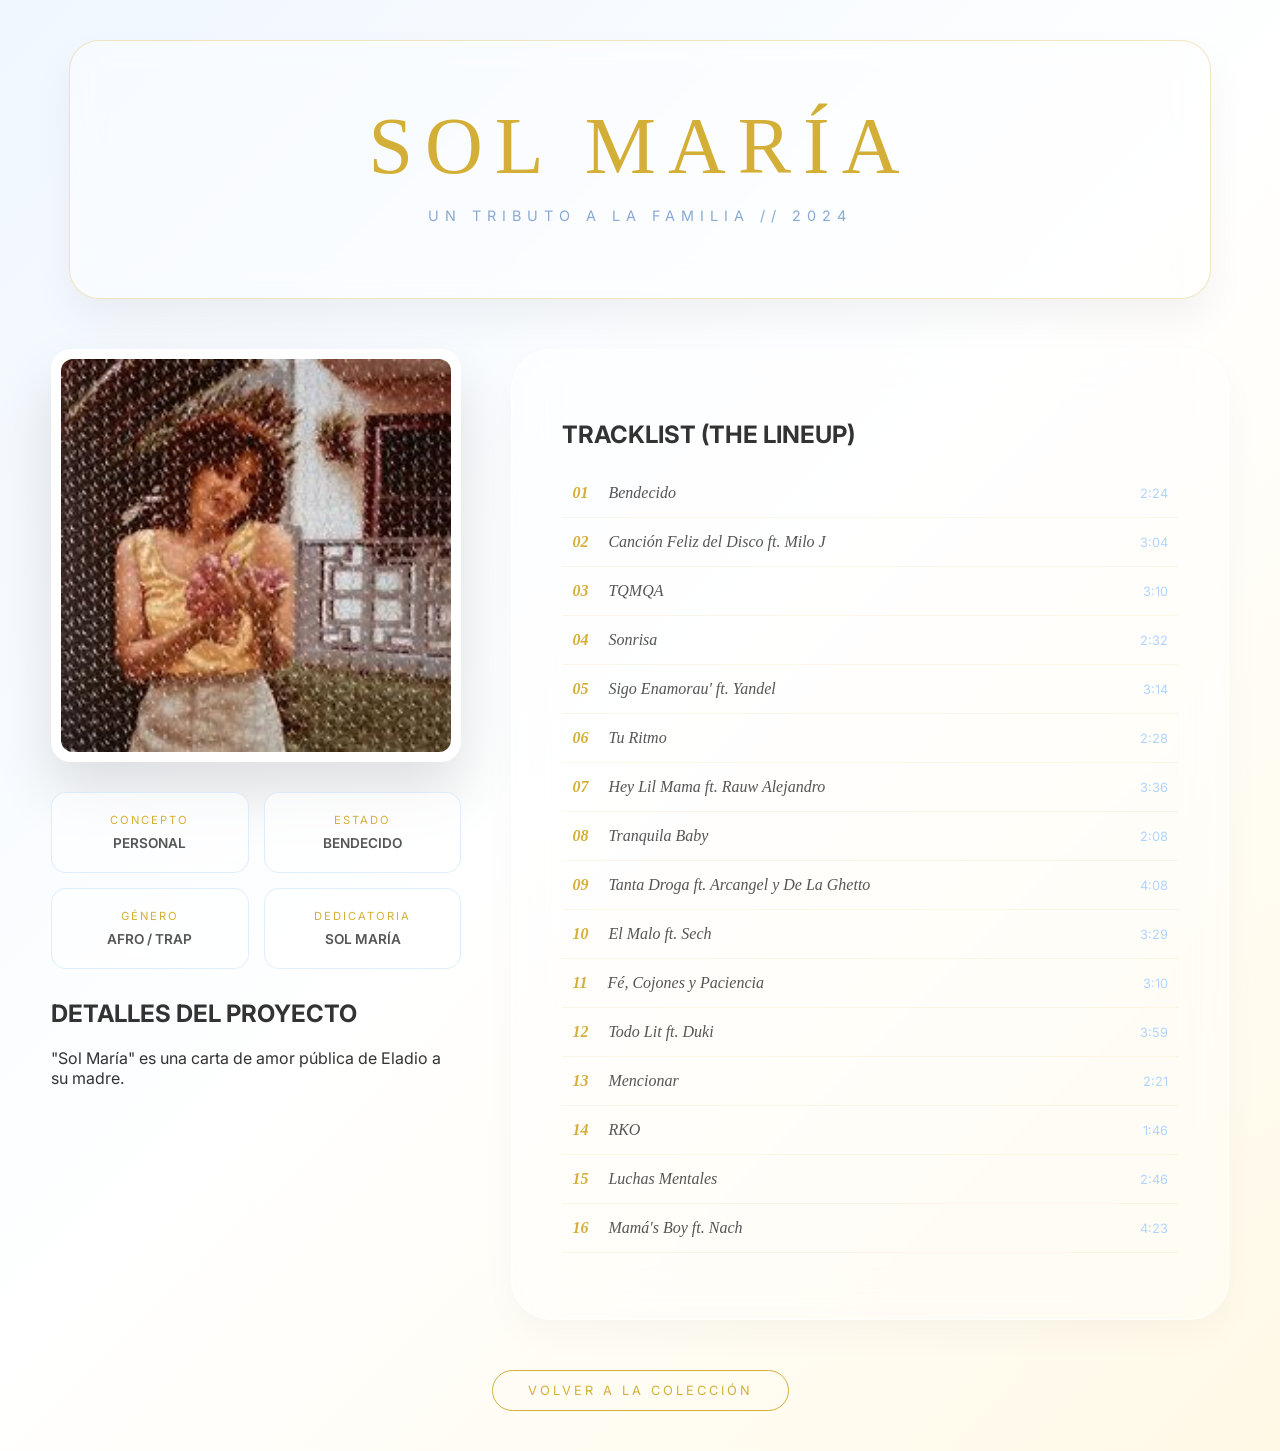
<file: html/sol maria.html>
<!DOCTYPE html>
<html lang="es">
<head>
    <meta charset="UTF-8">
    <meta name="viewport" content="width=device-width, initial-scale=1.0">
    <title>Sol María - Eladio Carrión | Info</title>
    <link rel="stylesheet" href="../css/sol_maria.css">
</head>
<body>
    <header class="tribute-header">
        <h1>SOL MARÍA</h1>
        <p class="subtitle">UN TRIBUTO A LA FAMILIA // 2024</p>
    </header>

    <main class="main-container">
        <section class="album-sidebar">
            <div class="sidebar-horizontal-layout">
                <div class="image-frame">
                    <img src="../img/Sol maria.jpg" alt="Portada de Sol María">
                </div>
                
                <div class="specs-grid">
                    <div class="spec-card">
                        <span class="label">CONCEPTO</span>
                        <span class="value">PERSONAL</span>
                    </div>
                    <div class="spec-card">
                        <span class="label">ESTADO</span>
                        <span class="value">BENDECIDO</span>
                    </div>
                    <div class="spec-card">
                        <span class="label">GÉNERO</span>
                        <span class="value">AFRO / TRAP</span>
                    </div>
                    <div class="spec-card">
                        <span class="label">DEDICATORIA</span>
                        <span class="value">SOL MARÍA</span>
                    </div>
                </div>
            </div>

            <div class="history-container">
                <h2>DETALLES DEL PROYECTO</h2>
                <p>
                    "Sol María" es una carta de amor pública de Eladio a su madre.
                </p>
            </div>
        </section>

        <section class="info-details">
            <div class="tracklist-container">
                <h2>TRACKLIST (THE LINEUP)</h2>
                <ul class="tracklist">
                    <li><span class="track-num">01</span> Bendecido <span class="time">2:24</span></li>
                    <li><span class="track-num">02</span> Canción Feliz del Disco ft. Milo J <span class="time">3:04</span></li>
                    <li><span class="track-num">03</span> TQMQA <span class="time">3:10</span></li>
                    <li><span class="track-num">04</span> Sonrisa <span class="time">2:32</span></li>
                    <li><span class="track-num">05</span> Sigo Enamorau' ft. Yandel <span class="time">3:14</span></li>
                    <li><span class="track-num">06</span> Tu Ritmo <span class="time">2:28</span></li>
                    <li><span class="track-num">07</span> Hey Lil Mama ft. Rauw Alejandro <span class="time">3:36</span></li>
                    <li><span class="track-num">08</span> Tranquila Baby <span class="time">2:08</span></li>
                    <li><span class="track-num">09</span> Tanta Droga ft. Arcangel y De La Ghetto <span class="time">4:08</span></li>
                    <li><span class="track-num">10</span> El Malo ft. Sech <span class="time">3:29</span></li>
                    <li><span class="track-num">11</span> Fé, Cojones y Paciencia <span class="time">3:10</span></li>
                    <li><span class="track-num">12</span> Todo Lit ft. Duki <span class="time">3:59</span></li>
                    <li><span class="track-num">13</span> Mencionar <span class="time">2:21</span></li>
                    <li><span class="track-num">14</span> RKO <span class="time">1:46</span></li>
                    <li><span class="track-num">15</span> Luchas Mentales <span class="time">2:46</span></li>
                    <li><span class="track-num">16</span> Mamá's Boy ft. Nach <span class="time">4:23</span></li>
                </ul>
            </div>
        </section>
    </main>

    <footer class="footer-nav">
        <a href="../html/Albumes.html" class="back-btn">VOLVER A LA COLECCIÓN</a>
    </footer>
    <script>
        const follower = document.getElementById('cursor-follower');
        let mouseX = 0, mouseY = 0; // Posición del ratón
        let fX = 0, fY = 0; // Posición de la flor
        
        // Detectar movimiento
        window.addEventListener('mousemove', (e) => {
            mouseX = e.clientX;
            mouseY = e.clientY;
        });

        function move() {
            // Cálculo de suavizado (Lerp)
            // La flor se acerca al ratón un 10% (0.1) en cada frame
            fX += (mouseX - fX) * 0.1;
            fY += (mouseY - fY) * 0.1;

            // Usamos transform en lugar de top/left para un rendimiento mucho más fluido
            follower.style.transform = `translate(${fX}px, ${fY}px) rotate(${fX * 0.05}deg)`;
            
            requestAnimationFrame(move);
        }
        
        // Iniciar animación
        move();
    </script>

</body>
</html>
</file>
<file: css/3men2_kbrn.css>
/* =========================================
   ESTÉTICA 3MEN2 KBRN - VERDE RADIACTIVO
   ========================================= */

/* CONFIGURACIÓN DEL CURSOR SISTEMA (VERDE) */
html, body {
    /* El estilo 'crosshair' (cruz) es el más acorde al trap/industrial */
    cursor: crosshair; 
    background-color: #080808; 
    color: #ffffff;
    font-family: 'Courier New', Courier, monospace;
    margin: 0;
    padding: 20px;
    display: flex;
    flex-direction: column;
    align-items: center;
    overflow-x: hidden;
}

/* Forzar cursor de interacción en elementos clickeables */
a, button, .spec-card, .tracklist li {
    cursor: pointer;
}

/* --- HEADER --- */
.tribute-header {
    background: linear-gradient(145deg, #111, #000);
    border: 0.5cm solid #00ff41; 
    border-radius: 1cm;
    padding: 25px;
    width: 90%;
    max-width: 1100px;
    text-align: center;
    box-shadow: 0 0 30px rgba(0, 255, 65, 0.2);
    margin-bottom: 30px;
    position: relative;
    overflow: hidden;
}

h1 {
    color: #fff;
    font-size: 3.5rem;
    margin: 10px 0;
    text-transform: uppercase;
    letter-spacing: 6px;
    text-shadow: 3px 3px 0px #00ff41;
}

.subtitle {
    color: #00ff41;
    font-weight: bold;
    letter-spacing: 3px;
    text-transform: uppercase;
}

/* --- CONTENEDOR PRINCIPAL --- */
.main-container {
    display: flex;
    flex-wrap: wrap;
    gap: 40px;
    width: 95%;
    max-width: 1200px;
    align-items: flex-start;
}

/* --- COLUMNA IZQUIERDA --- */
.album-sidebar {
    flex: 1;
    min-width: 320px;
    display: flex;
    flex-direction: column;
}

.image-frame {
    border: 6px solid #fff;
    border-radius: 1cm;
    overflow: hidden;
    margin-bottom: 25px;
    box-shadow: 10px 10px 0px #00ff41;
}

.image-frame img {
    width: 100%;
    display: block;
}

.specs-grid {
    display: grid;
    grid-template-columns: 1fr 1fr;
    gap: 15px;
    margin-bottom: 40px;
}

.spec-card {
    background: #111;
    border-bottom: 4px solid #00ff41;
    padding: 15px;
    transition: 0.3s;
}

.spec-card:hover {
    background: #00ff41;
}

.spec-card:hover .label, .spec-card:hover .value {
    color: #000;
}

.label {
    display: block;
    font-size: 0.75rem;
    color: #00ff41;
    font-weight: bold;
}

.value {
    font-size: 0.95rem;
    font-weight: bold;
    color: #fff;
}

.history-container {
    background: rgba(0, 255, 65, 0.03);
    padding: 25px;
    border-radius: 1cm;
    border: 1px solid #00ff41;
}

.history-container h2 {
    color: #00ff41;
    border-bottom: 1px solid #fff;
    padding-bottom: 10px;
}

.history-container p {
    font-size: 0.95rem;
    line-height: 1.7;
    color: #ccc;
}

/* --- COLUMNA DERECHA --- */
.info-details {
    flex: 1.5;
    background: #000;
    border-radius: 1cm;
    padding: 30px;
    border: 0.5cm solid #1a1a1a;
    margin-bottom: 70px;
    box-shadow: 0 10px 40px rgba(0,0,0,0.8);
}

.tracklist-container h2 {
    color: #fff;
    text-align: center;
    border-bottom: 2px solid #00ff41;
    padding-bottom: 10px;
    margin-bottom: 25px;
}

.tracklist {
    list-style: none;
    padding: 0;
}

.tracklist li {
    padding: 12px 20px;
    border-bottom: 1px solid #1a1a1a;
    display: flex;
    justify-content: space-between;
    transition: 0.3s;
}

.tracklist li:hover {
    background: #00ff41;
    color: #000;
}

.track-num {
    font-weight: bold;
    color: #00ff41;
}

.tracklist li:hover .track-num, .tracklist li:hover .time {
    color: #000;
}

.time {
    font-size: 0.85rem;
    color: #666;
}

/* --- BOTÓN VOLVER --- */
.footer-nav {
    width: 100%;
    text-align: center;
    padding-bottom: 50px;
}

.back-btn {
    display: inline-block;
    padding: 18px 50px;
    background-color: #00ff41;
    color: #000;
    text-decoration: none;
    border-radius: 1cm;
    font-weight: bold;
    font-size: 1.1rem;
    transition: 0.4s;
    border: 3px solid #00ff41;
    box-shadow: 0 0 20px rgba(0, 255, 65, 0.4);
}

.back-btn:hover {
    background-color: #000;
    color: #00ff41;
    box-shadow: 0 0 30px #00ff41;
    transform: scale(1.05);
}
</file>
<file: css/corsa.css>
/* =========================================
   ESTÉTICA RACING - CORSA (FULL)
   ========================================= */

/* CONFIGURACIÓN GLOBAL Y CURSOR */
body {
    background-color: #0b0b0b;
    color: #ffffff;
    font-family: 'Courier New', Courier, monospace;
    margin: 0;
    padding: 20px;
    display: flex;
    flex-direction: column;
    align-items: center;
    overflow-x: hidden;
}
/* --- HEADER --- */
.racing-header {
    background-color: #000;
    border: 0.4cm solid #ff3333; /* Rojo Carrera */
    border-radius: 1cm;
    padding: 30px;
    width: 90%;
    max-width: 1100px;
    text-align: center;
    box-shadow: 0 0 25px rgba(255, 51, 51, 0.4);
    position: relative;
    overflow: hidden;
}

.checker-top {
    position: absolute;
    top: 0; left: 0; width: 100%; height: 10px;
    background: repeating-linear-gradient(90deg, #fff, #fff 15px, #000 15px, #000 30px);
}

h1 {
    color: #ff3333;
    font-size: 3rem;
    margin: 10px 0;
    letter-spacing: 6px;
    text-shadow: 3px 3px 0px #fff;
}

.subtitle {
    font-weight: bold;
    color: #888;
}

/* --- CONTENEDOR PRINCIPAL --- */
.main-container {
    display: flex;
    flex-wrap: wrap;
    gap: 40px;
    margin-top: 40px;
    width: 95%;
    max-width: 1200px;
    justify-content: center;
}

/* --- LADO IZQUIERDO (PREVIEW) --- */
.album-preview {
    flex: 1;
    min-width: 300px;
    max-width: 450px;
}

.image-frame {
    border: 5px solid #fff;
    border-radius: 15px;
    overflow: hidden;
    box-shadow: 10px 10px 0px #ff3333;
}

.image-frame img {
    width: 100%;
    display: block;
}

.specs-grid {
    display: grid;
    grid-template-columns: 1fr 1fr;
    gap: 15px;
    margin-top: 25px;
    margin-bottom: 30px; 
}

.spec-card {
    background: #1a1a1a;
    border-left: 4px solid #ff3333;
    padding: 10px;
    text-align: left;
}

.label {
    display: block;
    font-size: 0.7rem;
    color: #ff3333;
    font-weight: bold;
}

.value {
    font-size: 1.1rem;
    font-weight: bold;
}

.history-container {
    background: #1a1a1a;
    padding: 20px;
    border-radius: 15px;
    border: 1px solid #333;
}

.history-container h2 { 
    color: #ff3333; 
    font-size: 1rem; 
    border-bottom: 1px solid #fff; 
}

/* --- LADO DERECHO (INFO) --- */
.info-details {
    flex: 1.5;
    min-width: 350px;
    background: rgba(255, 255, 255, 0.05);
    border-radius: 1cm;
    padding: 30px;
    border: 1px solid #333;
}

h2 {
    color: #ff3333;
    border-bottom: 2px solid #fff;
    padding-bottom: 10px;
    margin-top: 0;
    font-size: 1.4rem;
}

.tracklist {
    list-style: none;
    padding: 0;
}

.tracklist li {
    padding: 12px 15px;
    border-bottom: 1px solid #333;
    display: flex;
    align-items: center;
    transition: 0.3s;
}

.tracklist li:hover {
    background: #ff3333;
    color: #000;
    transform: translateX(10px) skewX(-10deg);
}

.track-num {
    font-weight: bold;
    margin-right: 15px;
    color: #ff3333;
}

.tracklist li:hover .track-num {
    color: #fff;
}

.time {
    margin-left: auto;
    font-size: 0.9rem;
    opacity: 0.7;
}

/* --- BOTÓN VOLVER --- */
.footer-nav {
    margin-top: 50px;
    margin-bottom: 50px;
}

.back-btn {
    background-color: #000;
    color: #fff;
    text-decoration: none;
    padding: 15px 40px;
    border: 3px solid #ff3333;
    border-radius: 1cm;
    font-weight: bold;
    text-transform: uppercase;
    transition: 0.4s;
    box-shadow: 5px 5px 0px #fff;
}

.back-btn:hover {
    background-color: #ff3333;
    color: #fff;
    box-shadow: 0px 0px 20px #ff3333;
    transform: scale(1.05);
}
</file>
<file: css/don_kbrn.css>
/* =========================================
   ESTÉTICA STREET / GRAFFITI - DON KBRN
   ========================================= */

body {
    background-color: #050505; /* Negro aún más profundo, asfalto */
    color: #ffffff;
    font-family: 'Courier New', Courier, monospace; /* Mantenemos tu fuente */
    margin: 0;
    padding: 20px;
    display: flex;
    flex-direction: column;
    align-items: center;
}

/* --- HEADER --- */
.street-header {
    background-color: #000;
    /* Borde estilo "trazo de marcador" grueso, en naranja quemado */
    border: 0.5cm solid #d35400; 
    border-radius: 20px;
    padding: 30px;
    width: 90%;
    max-width: 1100px;
    text-align: center;
    box-shadow: 0 0 30px rgba(211, 84, 0, 0.4);
    position: relative;
    overflow: hidden;
    margin-bottom: 30px;
}

/* Efecto visual de pintura spray overlay (opcional, muy sutil) */
.spray-paint-overlay {
    position: absolute;
    top: 0; left: 0; width: 100%; height: 100%;
    background-image: radial-gradient(#d35400 1px, transparent 1px);
    background-size: 10px 10px;
    opacity: 0.05;
}

h1 {
    color: #f1c40f; /* Amarillo Graffiti brillante */
    font-size: 3.5rem;
    margin: 10px 0;
    letter-spacing: 2px;
    text-transform: uppercase;
    text-shadow: 4px 4px 0px #d35400; /* Sombra naranja para volumen */
}

.subtitle {
    font-weight: bold;
    color: #aaa;
    font-size: 0.9rem;
}

/* --- CONTENEDOR PRINCIPAL --- */
.main-container {
    display: flex;
    flex-wrap: wrap;
    gap: 30px;
    width: 95%;
    max-width: 1200px;
    align-items: flex-start;
}

/* --- COLUMNA IZQUIERDA (SIDEBAR) --- */
.album-sidebar {
    flex: 1;
    min-width: 320px;
    display: flex;
    flex-direction: column;
    gap: 0px; /* Reset gap, el espacio lo daremos con márgenes */
}

.image-frame {
    border: 5px solid #d35400; /* Borde naranja */
    border-radius: 15px;
    overflow: hidden;
    box-shadow: 8px 8px 0px #f1c40f; /* Sombra amarilla sólida */
    margin-bottom: 20px;
}

.image-frame img {
    width: 100%;
    display: block;
}

.specs-grid {
    display: grid;
    grid-template-columns: 1fr 1fr;
    gap: 10px;
    margin-bottom: 30px; /* <--- ESPACIO DE SEPARACIÓN CON LA HISTORIA */
}

.spec-card {
    background: #111; /* Gris oscuro crudo */
    /* Línea amarilla lateral para las specs */
    border-left: 4px solid #f1c40f; 
    padding: 12px;
}

.label {
    display: block;
    font-size: 0.7rem;
    color: #f1c40f;
    font-weight: bold;
}

.value {
    font-size: 1rem;
    font-weight: bold;
    color: #fff;
}

.history-container {
    background: #111;
    padding: 25px;
    border-radius: 15px;
    /* Borde naranja para la caja de historia */
    border: 2px solid #d35400; 
}

.history-container h2 {
    font-size: 1.2rem;
    margin-top: 0;
    color: #f1c40f;
    border-bottom: 1px solid #d35400;
    padding-bottom: 5px;
}

.history-container p {
    font-size: 0.9rem;
    line-height: 1.6;
    color: #ccc;
}

/* --- COLUMNA DERECHA (TRACKLIST) --- */
.info-details {
    flex: 1.5;
    min-width: 350px;
    /* Fondo muy sutil con tono naranja */
    background: rgba(211, 84, 0, 0.05); 
    border-radius: 20px;
    padding: 30px;
    border: 1px solid #222;
}

.info-details h2 {
    color: #f1c40f;
    border-bottom: 2px solid #d35400;
    padding-bottom: 10px;
    margin-top: 0;
}

.tracklist {
    list-style: none;
    padding: 0;
}

.tracklist li {
    padding: 12px 15px;
    border-bottom: 1px solid #222;
    display: flex;
    align-items: center;
    transition: 0.3s;
    /* Muestra la mano al pasar por la lista */
    cursor: pointer; 
}

.tracklist li:hover {
    background: #f1c40f; /* Amarillo de fondo al pasar el ratón */
    color: #000; /* Texto negro para contraste */
    /* Efecto de inclinación estilo graffiti */
    transform: translateX(10px) skewX(-10deg); 
}

.track-num {
    font-weight: bold;
    margin-right: 15px;
    color: #d35400; /* Naranja para los números */
}

.tracklist li:hover .track-num {
    color: #000; /* Negro en hover */
}

.time {
    margin-left: auto;
    font-size: 0.8rem;
    opacity: 0.6;
}

/* --- BOTÓN VOLVER --- */
.footer-nav {
    margin: 40px 0;
}

.back-btn {
    background-color: #000;
    color: #f1c40f;
    text-decoration: none;
    padding: 12px 35px;
    /* Borde naranja y amarillo */
    border: 3px solid #d35400; 
    border-radius: 20px;
    font-weight: bold;
    transition: 0.4s;
    display: inline-block;
    text-transform: uppercase;
    cursor: pointer;
}

.back-btn:hover {
    background-color: #f1c40f;
    color: #000;
    box-shadow: 0px 0px 20px rgba(241, 196, 15, 0.6);
    scale: 1.05;
}
</file>
<file: css/monarca.css>
/* ESTÉTICA MONARCA - ROSA & AZUL NEÓN */
body {
    background-color: #0b0114; /* Fondo morado-negro nocturno */
    color: #ffffff;
    font-family: 'Courier New', Courier, monospace;
    margin: 0;
    padding: 20px;
    display: flex;
    flex-direction: column;
    align-items: center;
}

.tribute-header {
    text-align: center;
    margin-bottom: 20px;
}

h1 {
    font-size: 3.5rem;
    color: #fff;
    text-shadow: 4px 4px 0px #FF00E4; /* Rosa Neón */
    margin-bottom: 0;
}

.subtitle { 
    color: #00F0FF; 
    letter-spacing: 3px; 
    font-weight: bold;
}

.main-container {
    max-width: 1200px;
    width: 95%;
}

.top-content {
    display: flex;
    gap: 45px;
    align-items: flex-start; /* Permite que cada columna tenga su altura */
}

/* COLUMNA IZQUIERDA */
.album-sidebar {
    flex: 1;
    display: flex;
    flex-direction: column;
    gap: 25px;
}

.image-frame {
    text-align: center;
}

.image-frame img {
    width: 75%; /* Foto más pequeña para equilibrio */
    max-width: 300px;
    border-radius: 1cm;
    border: 4px solid #FF00E4;
    box-shadow: 0px 0px 15px rgba(255, 0, 228, 0.4);
}

.specs-grid {
    display: grid;
    grid-template-columns: 1fr 1fr;
    gap: 15px;
}

.spec-card {
    background: #1a0229;
    border-bottom: 4px solid #00F0FF;
    padding: 12px;
}

.label { color: #FF00E4; font-size: 0.7rem; font-weight: bold; }
.value { font-size: 0.85rem; font-weight: bold; }

/* HISTORIA */
.history-container {
    background: #1a0229;
    padding: 25px;
    border-radius: 1cm;
    border: 1px solid #FF00E4;
}

.history-container h2 {
    color: #00F0FF;
    font-size: 1.2rem;
    border-bottom: 2px solid #FF00E4;
    padding-bottom: 8px;
    margin-top: 0;
}

.history-container p {
    font-size: 0.9rem;
    line-height: 1.6;
    color: #ccc;
    margin-bottom: 0;
}

/* COLUMNA DERECHA (TRACKLIST) */
.info-details {
    flex: 1.3;
    background: #1a0229;
    padding: 30px;
    border-radius: 1cm;
    border: 2px solid #FF00E4;
    
    /* EL TRUCO DEL DESFASE: Bajamos el tracklist para que no esté a la par */
    margin-top: 60px; 
    box-shadow: 10px 10px 0px rgba(255, 0, 228, 0.05);
}

.tracklist { list-style: none; padding: 0; margin: 0; }
.tracklist li {
    display: flex;
    justify-content: space-between;
    padding: 10px 0;
    border-bottom: 1px solid #31054a;
    font-size: 0.95rem;
}
.track-num { color: #00F0FF; font-weight: bold; }
.time { color: #666; font-size: 0.8rem; }

/* BOTÓN VOLVER */
.footer-nav {
    margin-top: 50px;
    padding-bottom: 40px;
    text-align: center;
}

.back-btn {
    display: inline-block;
    padding: 12px 45px;
    border: 3px solid #FF00E4;
    color: #FF00E4;
    text-decoration: none;
    border-radius: 2cm;
    font-weight: bold;
    transition: 0.3s ease;
}

.back-btn:hover {
    background: #FF00E4;
    color: #000;
    box-shadow: 0 0 20px rgba(255, 0, 228, 0.6);
}
</file>
<file: css/porque_puedo.css>
/* =========================================
   ESTÉTICA HEAVYWEIGHT - PORQUE PUEDO
   ========================================= */

body {
    background-color: #080808;
    color: #ffffff;
    font-family: 'Courier New', Courier, monospace;
    margin: 0;
    padding: 20px;
    display: flex;
    flex-direction: column;
    align-items: center;
    overflow-x: hidden;
}

/* --- HEADER --- */
.heavy-header {
    background-color: #000;
    border: 5px solid #369763; /* Verde Neón */
    border-radius: 15px;
    padding: 25px;
    width: 90%;
    max-width: 1100px;
    text-align: center;
    box-shadow: 0 0 20px rgba(191, 255, 0, 0.2);
    position: relative;
    margin-bottom: 30px;
}

.glow-line {
    position: absolute;
    bottom: 0; left: 0; width: 100%; height: 4px;
    background: #369763;
    box-shadow: 0 0 10px #369763;
}

h1 {
    color: #fff;
    font-size: 3rem;
    margin: 10px 0;
    letter-spacing: 3px;
    text-shadow: 2px 2px 0px #369763;
}

.subtitle {
    color: #888;
    font-weight: bold;
    text-transform: uppercase;
}

/* --- CONTENEDOR PRINCIPAL --- */
.main-container {
    display: flex;
    flex-wrap: wrap;
    gap: 30px;
    width: 95%;
    max-width: 1200px;
}

/* --- COLUMNA IZQUIERDA --- */
.album-sidebar {
    flex: 1;
    min-width: 320px;
    display: flex;
    flex-direction: column;
}

.image-frame {
    border: 3px solid #333;
    border-radius: 10px;
    overflow: hidden;
    margin-bottom: 20px;
    box-shadow: 10px 10px 0px #369763;
}

.image-frame img {
    width: 100%;
    display: block;
}

.specs-grid {
    display: grid;
    grid-template-columns: 1fr 1fr;
    gap: 12px;
    margin-bottom: 35px;
}

.spec-card {
    background: #121212;
    border-right: 4px solid #369763;
    padding: 12px;
    text-align: right;
}

.label {
    display: block;
    font-size: 0.7rem;
    color: #369763;
    font-weight: bold;
}

.value {
    font-size: 1rem;
    font-weight: bold;
}

.history-container {
    background: #121212;
    padding: 25px;
    border-radius: 12px;
    border: 1px solid #333;
}

.history-container h2 {
    font-size: 1.1rem;
    color: #369763;
    border-bottom: 1px solid #fff;
    padding-bottom: 8px;
    margin-top: 0;
}

.history-container p {
    font-size: 0.9rem;
    line-height: 1.6;
    color: #bbb;
}

/* --- COLUMNA DERECHA --- */
.info-details {
    flex: 1.5;
    background: #111;
    border-radius: 15px;
    padding: 30px;
    border: 1px solid #222;
}

.info-details h2 {
    color: #fff;
    border-left: 5px solid #369763;
    padding-left: 15px;
    margin-top: 0;
}

.tracklist {
    list-style: none;
    padding: 0;
}

.tracklist li {
    padding: 15px;
    border-bottom: 1px solid #222;
    display: flex;
    align-items: center;
    transition: 0.3s;
}

.tracklist li:hover {
    background: #1a1a1a;
    color: #369763;
}

.track-num {
    font-weight: bold;
    margin-right: 15px;
    color: #369763;
}

.time {
    margin-left: auto;
    font-size: 0.8rem;
    opacity: 0.5;
}

/* --- BOTÓN VOLVER --- */
.back-btn {
    margin: 40px 0;
    background-color: transparent;
    color: #369763;
    text-decoration: none;
    padding: 12px 30px;
    border: 2px solid #369763;
    border-radius: 5px;
    font-weight: bold;
    transition: 0.3s;
    display: inline-block;
}

.back-btn:hover {
    background-color: #369763;
    color: #000;
    box-shadow: 0 0 20px #369763;
}
</file>
<file: css/sauce_boyz_2.css>
/* ESTÉTICA SAUCE BOYZ 2 - NARANJA & ESMERALDA */
body {
    background-color: #080808;
    color: #ffffff;
    font-family: 'Courier New', Courier, monospace;
    margin: 0;
    padding: 20px;
    display: flex;
    flex-direction: column;
    align-items: center;
}

.tribute-header {
    text-align: center;
    margin-bottom: 30px;
}

h1 {
    font-size: 3.5rem;
    text-shadow: 4px 4px 0px #FF8C00;
}

.subtitle { color: #2ECC71; letter-spacing: 3px; font-weight: bold; }

.main-container {
    max-width: 1200px;
    width: 95%;
}

.top-content {
    display: flex;
    gap: 40px;
    align-items: flex-start;
}

/* COLUMNA IZQUIERDA */
.album-sidebar {
    flex: 1;
    display: flex;
    flex-direction: column;
    gap: 20px;
}

.image-frame {
    text-align: center;
}

.image-frame img {
    width: 85%; /* Imagen optimizada para no alargar demasiado la columna */
    max-width: 350px;
    border-radius: 1cm;
    border: 4px solid #2ECC71;
    box-shadow: 8px 8px 0px #FF8C00;
}

.specs-grid {
    display: grid;
    grid-template-columns: 1fr 1fr;
    gap: 15px;
}

.spec-card {
    background: #111;
    border-left: 4px solid #2ECC71;
    padding: 12px;
}

.label { color: #FF8C00; font-size: 0.7rem; font-weight: bold; }
.value { font-size: 0.9rem; font-weight: bold; }

/* HISTORIA (AHORA A LA IZQUIERDA) */
.history-container {
    background: #111;
    padding: 20px;
    border-radius: 1cm;
    border: 1px solid #2ECC71;
    margin-top: 10px;
}

.history-container h2 {
    color: #FF8C00;
    font-size: 1.2rem;
    border-bottom: 2px solid #2ECC71;
    padding-bottom: 8px;
    margin-top: 0;
}

.history-container p {
    font-size: 0.9rem;
    line-height: 1.6;
    color: #ccc;
}

/* COLUMNA DERECHA (TRACKLIST) */
.info-details {
    flex: 1.3;
    background: #111;
    padding: 30px;
    border-radius: 1cm;
    border: 2px solid #FF8C00;
}

.tracklist { list-style: none; padding: 0; margin: 0; }
.tracklist li {
    display: flex;
    justify-content: space-between;
    padding: 10px 0;
    border-bottom: 1px solid #222;
    font-size: 0.95rem;
}

.track-num { color: #2ECC71; font-weight: bold; }
.time { color: #666; font-size: 0.85rem; }

/* BOTÓN VOLVER */
.footer-nav {
    margin-top: 50px;
    padding-bottom: 40px;
    text-align: center;
}

.back-btn {
    display: inline-block;
    padding: 15px 45px;
    border: 3px solid #2ECC71;
    color: #2ECC71;
    text-decoration: none;
    border-radius: 2cm;
    font-weight: bold;
    transition: 0.3s;
}

.back-btn:hover {
    background: #2ECC71;
    color: #000;
    box-shadow: 0 0 20px rgba(46, 204, 113, 0.4);
}
</file>
<file: css/sauce_boyz.css>
/* ESTÉTICA SAUCE BOYZ - AMARILLO VIBRANTE */
body {
    background-color: #0a0a0a;
    color: #ffffff;
    font-family: 'Courier New', Courier, monospace;
    margin: 0;
    padding: 20px;
    display: flex;
    flex-direction: column;
    align-items: center;
}

.tribute-header {
    text-align: center;
    margin-bottom: 30px;
}

h1 {
    font-size: 3.5rem;
    color: #fff;
    text-shadow: 4px 4px 0px #F1C40F; /* Amarillo Sauce */
}

.subtitle { 
    color: #F1C40F; 
    letter-spacing: 3px; 
    font-weight: bold;
    border-bottom: 1px solid #fff;
    padding-bottom: 5px;
}

.main-container {
    max-width: 1100px;
    width: 95%;
    display: flex;
    flex-direction: column;
    gap: 30px;
}

.top-content {
    display: flex;
    gap: 40px;
    align-items: flex-start; /* Alinea arriba para que la imagen no flote */
}

/* COLUMNA IZQUIERDA */
.album-sidebar {
    flex: 1;
    position: sticky; /* Opcional: la imagen te sigue mientras bajas el tracklist */
    top: 20px;
}

.image-frame img {
    width: 100%;
    max-width: 350px;
    border-radius: 1cm;
    border: 4px solid #F1C40F;
    box-shadow: 0px 0px 20px rgba(241, 196, 15, 0.2);
    margin-bottom: 20px;
}

.specs-grid {
    display: grid;
    grid-template-columns: 1fr 1fr;
    gap: 12px;
}

.spec-card {
    background: #151515;
    border-left: 4px solid #F1C40F;
    padding: 10px;
}

.label { color: #F1C40F; font-size: 0.7rem; font-weight: bold; display: block; }
.value { font-size: 0.8rem; font-weight: bold; text-transform: uppercase; }

/* COLUMNA DERECHA (TRACKLIST) */
.info-details {
    flex: 1.4; /* Le damos más espacio por ser 16 temas */
    background: #151515;
    padding: 30px;
    border-radius: 1cm;
    border: 2px solid #F1C40F;
}

.tracklist { list-style: none; padding: 0; margin: 0; }
.tracklist li {
    display: flex;
    justify-content: space-between;
    padding: 12px 0;
    border-bottom: 1px solid #252525;
    font-size: 0.9rem;
}

.track-num { color: #F1C40F; font-weight: bold; margin-right: 10px; }
.time { color: #555; font-size: 0.8rem; }

/* HISTORIA ABAJO */
.history-container {
    background: #151515;
    padding: 30px;
    border-radius: 1cm;
    border: 1px solid #F1C40F;
    margin-top: 10px;
}

.history-container h2 {
    color: #F1C40F;
    margin-top: 0;
    border-bottom: 2px solid #333;
    padding-bottom: 10px;
}

.history-container p {
    line-height: 1.7;
    color: #eee;
    font-size: 1rem;
}

/* BOTÓN VOLVER */
.footer-nav {
    margin: 50px 0;
}

.back-btn {
    display: inline-block;
    padding: 15px 50px;
    border: 3px solid #F1C40F;
    color: #F1C40F;
    text-decoration: none;
    border-radius: 2cm;
    font-weight: bold;
    transition: 0.3s;
}

.back-btn:hover {
    background: #F1C40F;
    color: #000;
    box-shadow: 0 0 20px rgba(241, 196, 15, 0.4);
}
</file>
<file: css/sen2_kbrn_vol1.css>
/* ESTÉTICA SEN2 KBRN VOL. 1 - AZUL NOCTURNO */
body {
    background-color: #050505;
    color: #ffffff;
    font-family: 'Courier New', Courier, monospace;
    margin: 0;
    padding: 20px;
    display: flex;
    flex-direction: column;
    align-items: center;
}

.tribute-header {
    text-align: center;
    margin-bottom: 30px;
}

h1 {
    font-size: 3.5rem;
    text-shadow: 4px 4px 0px #1E90FF; /* Azul Eléctrico */
}

.subtitle { color: #888; letter-spacing: 3px; font-weight: bold; }

.main-container {
    display: flex;
    flex-direction: column; /* Apila el contenido superior y la historia */
    gap: 30px;
    max-width: 1100px;
    width: 95%;
}

.top-content {
    display: flex;
    gap: 40px;
    width: 100%;
}

/* COLUMNA IZQUIERDA */
.album-sidebar {
    flex: 1;
}

.image-frame {
    text-align: center;
    margin-bottom: 20px;
}

.image-frame img {
    width: 85%; /* Imagen reducida para mejor orden */
    max-width: 350px;
    border-radius: 1cm;
    border: 4px solid #1E90FF;
    box-shadow: 6px 6px 0px rgba(30, 144, 255, 0.2);
}

.specs-grid {
    display: grid;
    grid-template-columns: 1fr 1fr;
    gap: 15px;
}

.spec-card {
    background: #111;
    border-left: 4px solid #1E90FF;
    padding: 12px;
}

.label { color: #1E90FF; font-size: 0.7rem; font-weight: bold; }
.value { font-size: 0.85rem; font-weight: bold; }

/* COLUMNA DERECHA */
.info-details {
    flex: 1.3;
    background: #111;
    padding: 25px 35px;
    border-radius: 1cm;
    border: 2px solid #333;
}

.tracklist { list-style: none; padding: 0; margin: 0; }
.tracklist li {
    display: flex;
    justify-content: space-between;
    padding: 10px 0;
    border-bottom: 1px solid #222;
}
.track-num { color: #1E90FF; font-weight: bold; }

/* HISTORIA ABAJO CUBRIENDO TODO */
.history-container {
    background: #111;
    padding: 25px;
    border-radius: 1cm;
    border: 1px solid #1E90FF;
    width: 100%;
    box-sizing: border-box;
}

.history-container h2 {
    color: #fff;
    border-bottom: 2px solid #1E90FF;
    padding-bottom: 10px;
    margin-top: 0;
}

/* BOTÓN VOLVER */
.footer-nav {
    margin-top: 40px;
    padding-bottom: 40px;
}

.back-btn {
    display: inline-block;
    padding: 12px 40px;
    border: 3px solid #1E90FF;
    color: #1E90FF;
    text-decoration: none;
    border-radius: 2cm;
    font-weight: bold;
    transition: 0.3s;
}

.back-btn:hover {
    background: #1E90FF;
    color: #000;
}
</file>
<file: css/sen2_kbrn_vol2.css>
/* =========================================
   ESTÉTICA SEN2 KBRN VOL. 2 (RACING STYLE)
   ========================================= */

body {
    background-color: #050505;
    color: #ffffff;
    font-family: 'Courier New', Courier, monospace;
    margin: 0;
    padding: 20px;
    display: flex;
    flex-direction: column;
    align-items: center;
    overflow-x: hidden;
}


/* --- HEADER --- */
.tribute-header {
    text-align: center;
    margin-bottom: 30px;
    border: 0.3cm solid #D35400;
    border-radius: 1cm;
    padding: 20px;
    width: 90%;
    max-width: 1100px;
}

h1 {
    font-size: 3.5rem;
    color: #D35400;
    text-shadow: 3px 3px 0px #fff;
    margin: 10px 0;
}

.subtitle { color: #888; letter-spacing: 2px; font-weight: bold; }

/* --- CONTENEDOR PRINCIPAL --- */
.main-container {
    display: flex;
    flex-wrap: wrap;
    gap: 30px;
    max-width: 1100px;
    width: 95%;
    margin-top: 20px;
}

.top-content {
    display: flex;
    gap: 30px;
    width: 100%;
}

.album-sidebar { flex: 1; min-width: 300px; }

.image-frame img {
    width: 100%;
    max-width: 350px;
    border-radius: 1cm;
    border: 4px solid #1a1a1a;
    box-shadow: 8px 8px 0px #D35400;
}

.specs-grid {
    display: grid;
    grid-template-columns: 1fr 1fr;
    gap: 10px;
    margin-top: 20px;
}

.spec-card {
    background: #111;
    border-left: 4px solid #D35400;
    padding: 10px;
}

.label { color: #D35400; font-size: 0.7rem; font-weight: bold; }
.value { font-size: 0.9rem; font-weight: bold; }

/* --- TRACKLIST --- */
.info-details {
    flex: 1.2;
    background: #111;
    padding: 25px;
    border-radius: 1cm;
    border: 2px solid #1a1a1a;
}

.tracklist { list-style: none; padding: 0; }
.tracklist li {
    display: flex;
    justify-content: space-between;
    padding: 10px;
    border-bottom: 1px solid #222;
    transition: 0.3s;
}

.tracklist li:hover {
    background: #D35400;
    color: #000;
    transform: translateX(10px);
}

.track-num { color: #D35400; font-weight: bold; margin-right: 10px; }
.tracklist li:hover .track-num { color: #fff; }

.history-container {
    background: #111;
    padding: 20px;
    border-radius: 1cm;
    border: 1px solid #333;
    width: 100%;
    margin-top: 20px;
}

.history-container h2 { color: #D35400; border-bottom: 1px solid #333; }

/* --- BOTÓN VOLVER --- */
.footer-nav { margin: 40px 0; }
.back-btn {
    padding: 12px 35px;
    border: 3px solid #D35400;
    color: #D35400;
    text-decoration: none;
    border-radius: 2cm;
    font-weight: bold;
    transition: 0.3s;
}
.back-btn:hover { background: #D35400; color: #fff; }
</file>
<file: css/sol_maria.css>
/* =========================================
   ESTÉTICA SOL MARÍA - ULTIMATE GLASS
   ========================================= */

/* Importación de fuente moderna para contraste */
@import url('https://fonts.googleapis.com/css2?family=Inter:wght@300;400;600&display=swap');

body {
    background: linear-gradient(135deg, #f0f7ff 0%, #ffffff 50%, #fff9e6 100%);
    color: #333;
    font-family: 'Inter', sans-serif;
    margin: 0;
    padding: 40px 20px;
    display: flex;
    flex-direction: column;
    align-items: center;
    min-height: 100vh;
    overflow-x: hidden;
}


/* --- HEADER TRIBUTO --- */
.tribute-header {
    background: rgba(255, 255, 255, 0.4);
    backdrop-filter: blur(15px);
    -webkit-backdrop-filter: blur(15px);
    border: 1px solid rgba(212, 175, 55, 0.3);
    border-radius: 30px;
    padding: 60px 20px;
    width: 90%;
    max-width: 1100px;
    text-align: center;
    box-shadow: 0 20px 40px rgba(0,0,0,0.05);
    margin-bottom: 50px;
}

h1 {
    font-family: 'Georgia', serif;
    color: #d4af37;
    font-size: clamp(2.5rem, 8vw, 5rem);
    margin: 0;
    letter-spacing: 12px;
    font-weight: 300;
    text-transform: uppercase;
}

.subtitle {
    color: #88a9d4;
    letter-spacing: 6px;
    font-size: 0.9rem;
    margin-top: 15px;
}

/* --- CONTENEDOR PRINCIPAL --- */
.main-container {
    display: flex;
    flex-wrap: wrap;
    gap: 50px;
    width: 95%;
    max-width: 1200px;
    animation: fadeIn 1.2s ease-out;
}

@keyframes fadeIn {
    from { opacity: 0; transform: translateY(20px); }
    to { opacity: 1; transform: translateY(0); }
}

/* --- SIDEBAR (PORTADA) --- */
.album-sidebar {
    flex: 1;
    min-width: 320px;
}

.image-frame {
    border-radius: 20px;
    overflow: hidden;
    box-shadow: 0 30px 60px rgba(0,0,0,0.12);
    transition: all 0.6s cubic-bezier(0.165, 0.84, 0.44, 1);
    background: #fff;
    padding: 10px;
}

.image-frame img {
    width: 100%;
    border-radius: 12px;
    display: block;
}

.image-frame:hover {
    transform: translateY(-10px) rotate(1deg);
    box-shadow: 0 40px 80px rgba(212, 175, 55, 0.2);
}

/* --- GRID DE ESPECIFICACIONES --- */
.specs-grid {
    display: grid;
    grid-template-columns: repeat(2, 1fr);
    gap: 15px;
    margin: 30px 0;
}

.spec-card {
    background: rgba(255, 255, 255, 0.6);
    backdrop-filter: blur(5px);
    padding: 20px;
    border-radius: 15px;
    text-align: center;
    border: 1px solid rgba(176, 212, 255, 0.4);
    transition: 0.3s;
}

.label {
    display: block;
    font-size: 0.7rem;
    color: #d4af37;
    letter-spacing: 2px;
    margin-bottom: 5px;
}

.value {
    font-weight: 600;
    font-size: 0.85rem;
    color: #555;
}

/* --- TRACKLIST (INFO DETAILS) --- */
.info-details {
    flex: 1.5;
    background: rgba(255, 255, 255, 0.4);
    backdrop-filter: blur(20px);
    border-radius: 40px;
    padding: 50px;
    border: 1px solid rgba(255, 255, 255, 0.7);
    box-shadow: 0 15px 35px rgba(0,0,0,0.03);
}

.tracklist {
    list-style: none;
    padding: 0;
}

.tracklist li {
    padding: 15px 10px;
    border-bottom: 1px solid rgba(212, 175, 55, 0.1);
    display: flex;
    align-items: center;
    font-family: 'Georgia', serif;
    font-style: italic;
    color: #555;
    transition: 0.4s;
}

.tracklist li:hover {
    background: rgba(255, 255, 255, 0.8);
    transform: translateX(10px);
    color: #d4af37;
}

.track-num {
    color: #d4af37;
    font-weight: bold;
    margin-right: 20px;
}

.time {
    margin-left: auto;
    font-family: 'Inter', sans-serif;
    font-style: normal;
    font-size: 0.8rem;
    color: #b0d4ff;
}

/* --- BOTÓN VOLVER --- */
.footer-nav {
    width: 100%;
    text-align: center;
    margin-top: 50px;
}

.back-btn {
    display: inline-block;
    color: #d4af37;
    text-decoration: none;
    border: 1px solid #d4af37;
    padding: 12px 35px;
    border-radius: 50px;
    letter-spacing: 3px;
    font-size: 0.8rem;
    transition: 0.5s;
}

.back-btn:hover {
    background: #d4af37;
    color: white;
    box-shadow: 0 10px 20px rgba(212, 175, 55, 0.2);
}
</file>
